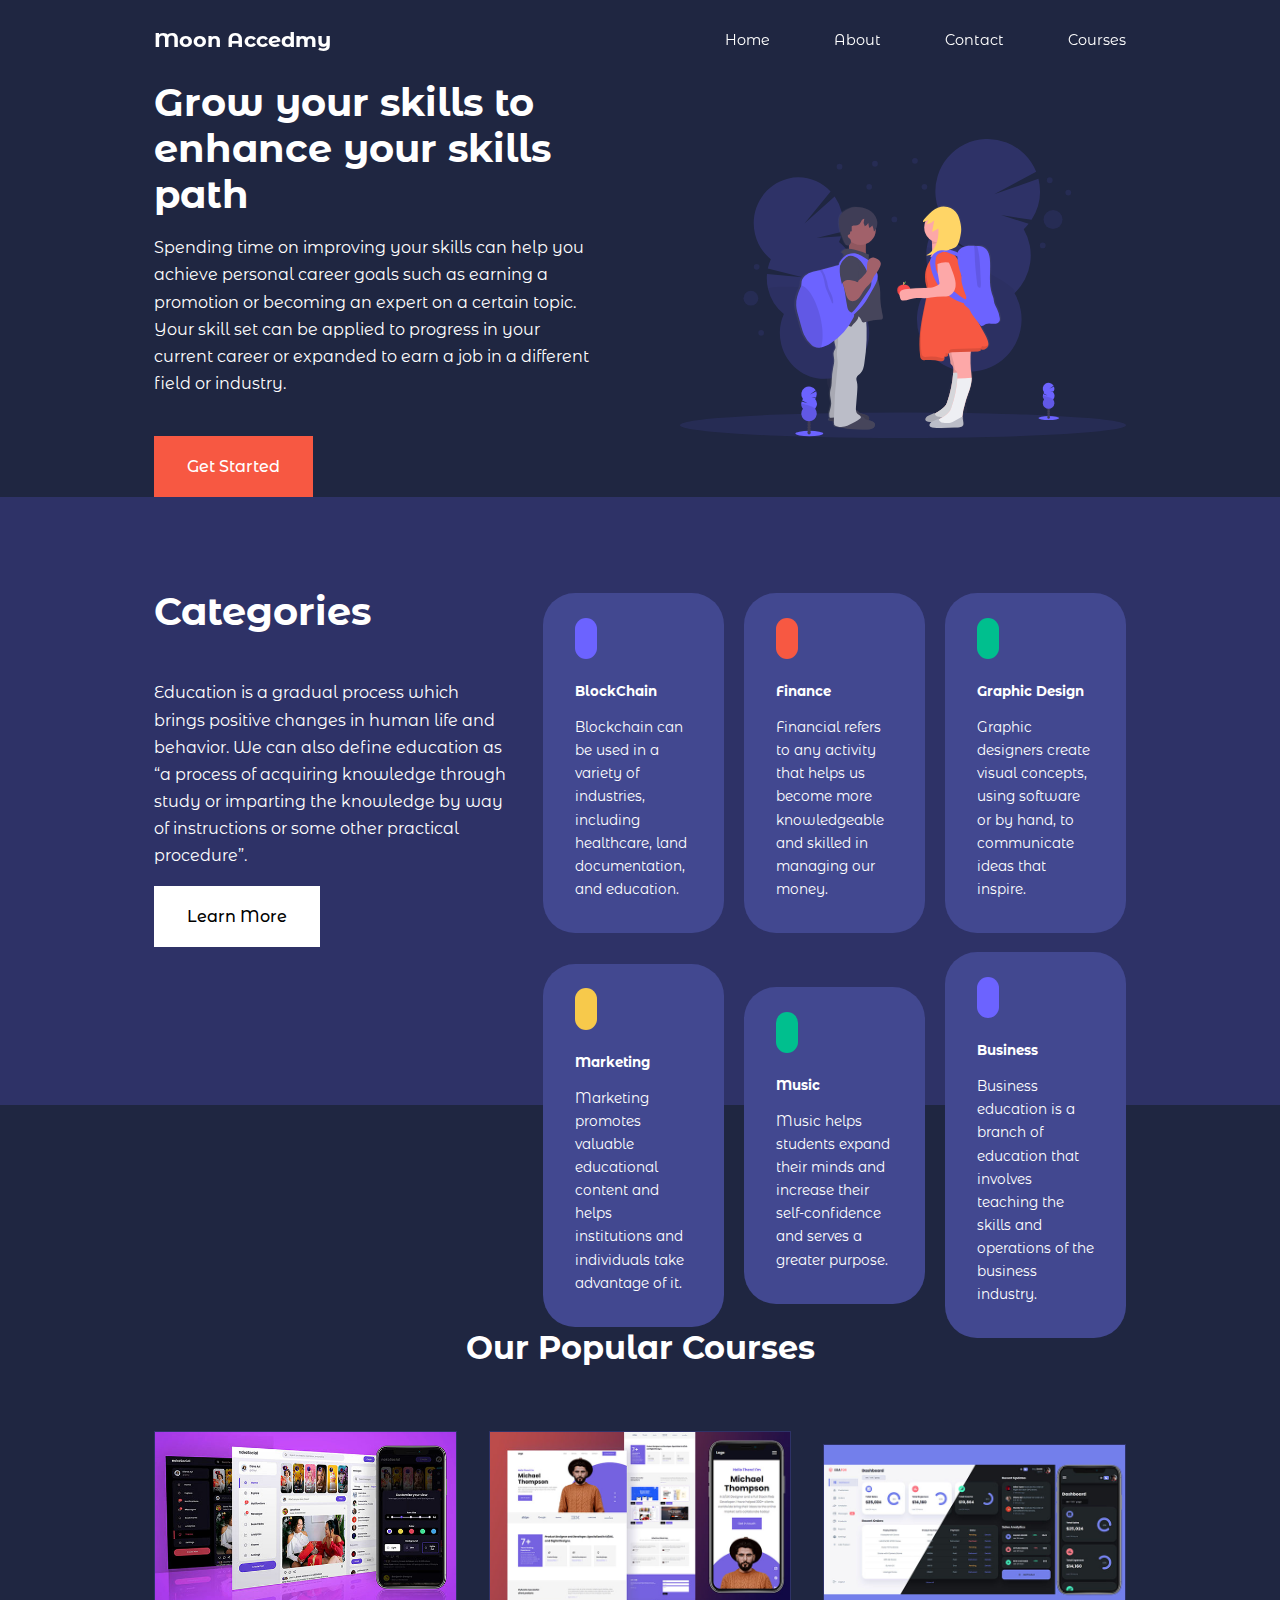
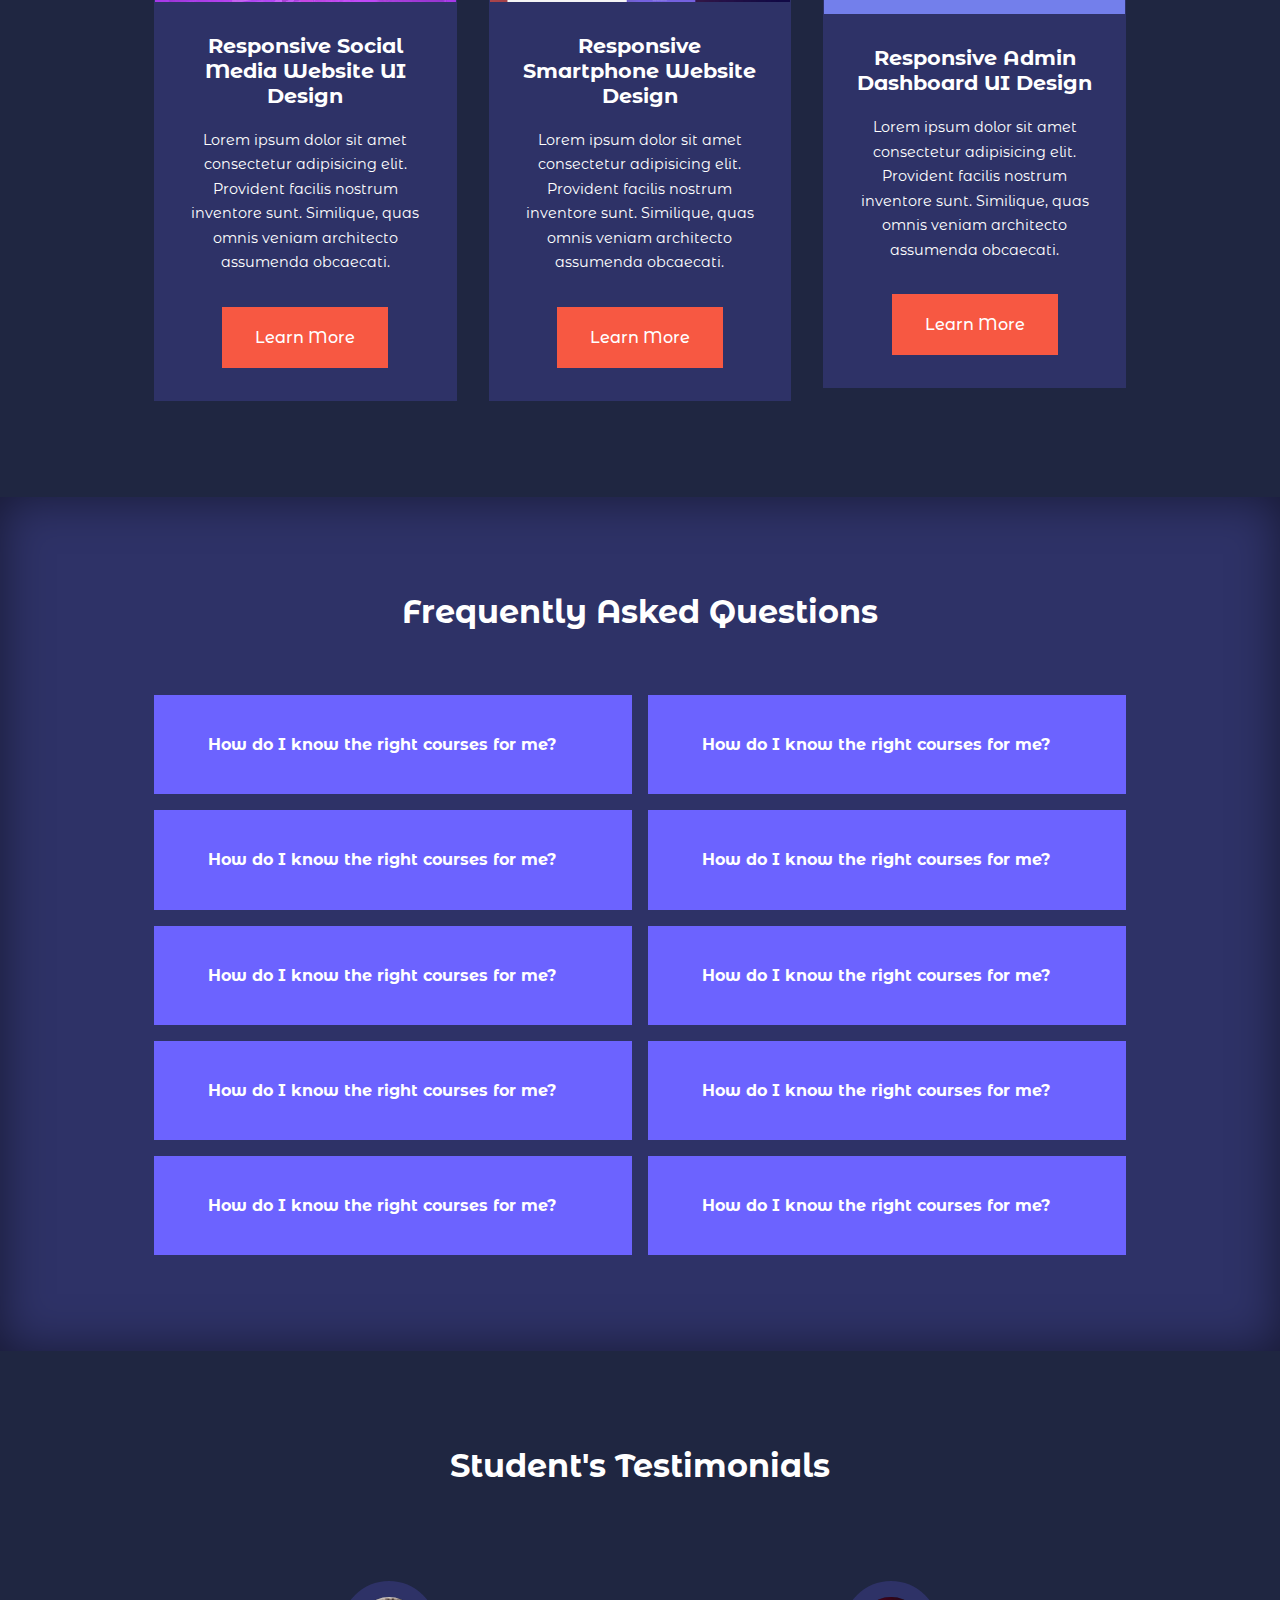
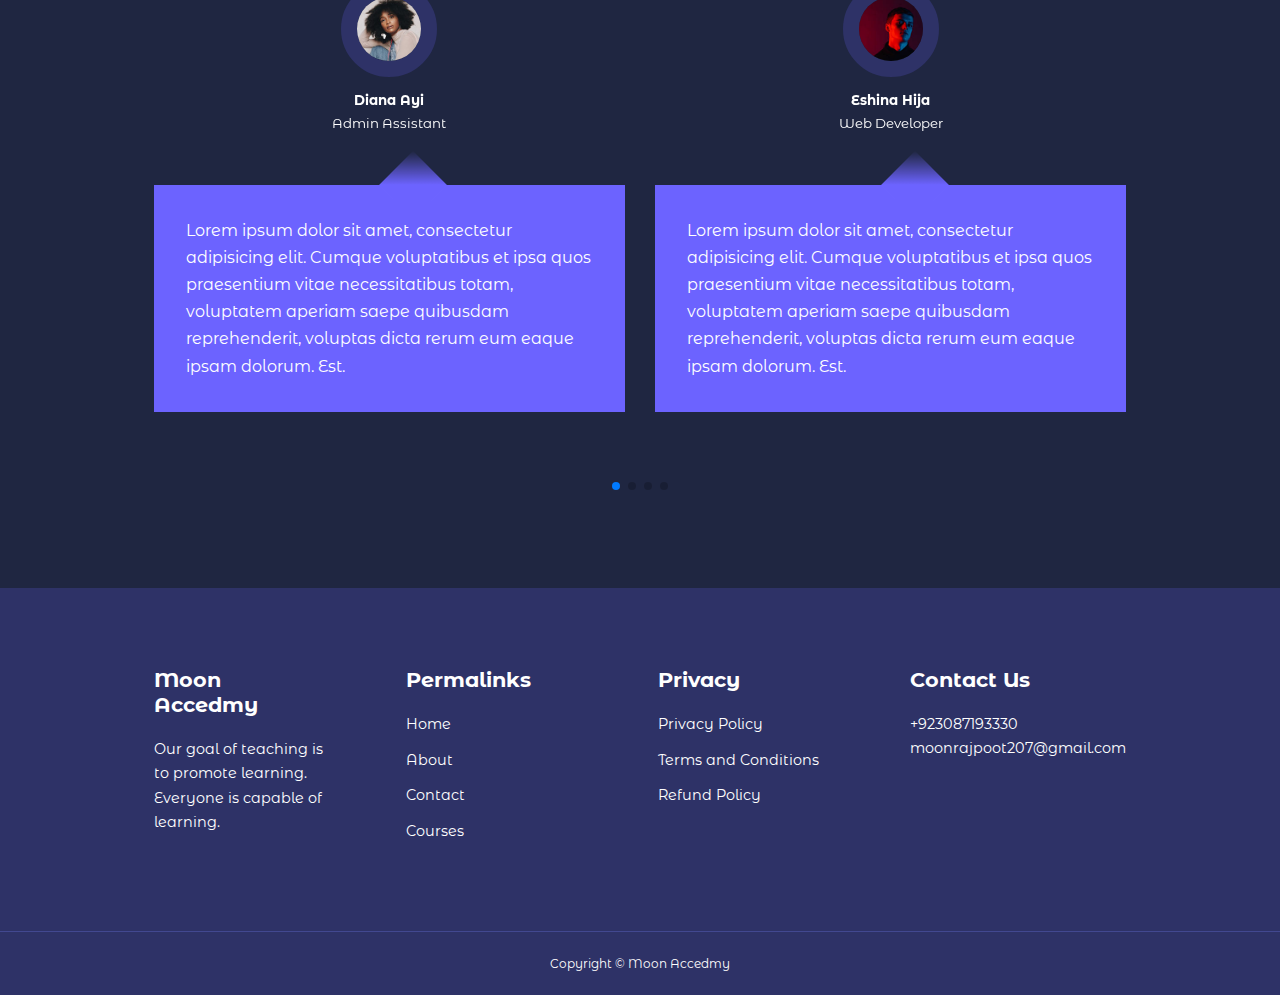
<file: index.html>
<!DOCTYPE html>
<html lang="en">
<head>
    <meta charset="UTF-8">
    <meta http-equiv="X-UA-Compatible" content="IE=edge">
    <meta name="viewport" content="width=device-width, initial-scale=1.0">
    <title>Education Website</title>
    <link rel="icon" type="image/x-icon" href="./assets/images/logo_favicon.jpg">
    <link rel="stylesheet" href="./assets/css/index.css">
    <!-- Iconscout CDN Link -->
    <link rel="stylesheet" href="https://unicons.iconscout.com/release/v4.0.0/css/line.css"> 

    <!-- Google fonts MONTSERRAT -->
    <link rel="preconnect" href="https://fonts.googleapis.com">
<link rel="preconnect" href="https://fonts.gstatic.com" crossorigin>
<link href="https://fonts.googleapis.com/css2?family=Montserrat+Alternates:wght@300;400;500;600;700;800;900&display=swap" rel="stylesheet">

<!-- SWIPER JS CDN -->
<link
  rel="stylesheet"
  href="https://cdn.jsdelivr.net/npm/swiper@8/swiper-bundle.min.css"
/>
</head>
<body>
    <!-- =============== NAVBAR START =============== -->
    <nav>
        <div class="container nav__container">
            <a href="./index.html"><h4>Moon Accedmy</h4></a>
            <ul class="nav__menu">
                <li><a href="./index.html">Home</a></li>
                <li><a href="./about.html">About</a></li>
                <li><a href="./contact.html">Contact</a></li>
                <li><a href="./courses.html">Courses</a></li>
            </ul>
            <button id="open-menu-btn"><i class="uil uil-bars"></i></button>
            <button id="close-menu-btn"><i class="uil uil-multiply"></i></button>
        </div>
    </nav>
    <!-- =============== NAVBAR END =============== -->

    <!-- =============== HEADER START =============== -->
    <header>
        <div class="container header__container">
            <div class="header__left">
                <h1>Grow your skills to enhance your skills path</h1>
                <p>Spending time on improving your skills can help you achieve personal career goals such as earning a promotion or becoming an expert on a certain topic. Your skill set can be applied to progress in your current career or expanded to earn a job in a different field or industry.</p>
                <a href="./courses.html" class="btn btn-primary">Get Started</a>
            </div>
            <div class="header__right">
                <div class="header__right-img">
                    <img src="./assets/images/header.svg">
                </div>
            </div>
        </div>
    </header>
    <!-- =============== HEADER END =============== -->

    <!-- =============== CATEGORIES START =============== -->
    <section class="categories">
        <div class="container categories__container">
            <div class="categories__left">
                <h1>Categories</h1>
                <p>Education is a gradual process which brings positive changes in human life and behavior. We can also define education as “a process of acquiring knowledge through study or imparting the knowledge by way of instructions or some other practical procedure”.</p>
                <a href="#" class="btn">Learn More</a>
            </div>
            <div class="categories__right">
                <article class="category">
                    <span class="category__icon"><i class="uil uil-bitcoin-circle"></i></span>
                    <h5>BlockChain</h5>
                    <p>Blockchain can be used in a variety of industries, including healthcare, land documentation, and education.</p>
                </article>
                <article class="category">
                    <span class="category__icon"><i class="uil uil-usd-circle"></i></span>
                    <h5>Finance</h5>
                    <p>Financial refers to any activity that helps us become more knowledgeable and skilled in managing our money.</p>
                </article>
                <article class="category">
                    <span class="category__icon"><i class="uil uil-palette"></i></span>
                    <h5>Graphic Design</h5>
                    <p>Graphic designers create visual concepts, using software or by hand, to communicate ideas that inspire.</p>
                </article>
                <article class="category">
                    <span class="category__icon"><i class="uil uil-megaphone"></i></span>
                    <h5>Marketing</h5>
                    <p>Marketing promotes valuable educational content and helps institutions and individuals take advantage of it.</p>
                </article>
                <article class="category">
                    <span class="category__icon"><i class="uil uil-music"></i></span>
                    <h5>Music</h5>
                    <p>Music helps students expand their minds and increase their self-confidence and serves a greater purpose.</p>
                </article>
                <article class="category">
                    <span class="category__icon"><i class="uil uil-puzzle-piece"></i></span>
                    <h5>Business</h5>
                    <p>Business education is a branch of education that involves teaching the skills and operations of the business industry.</p>
                </article>
            </div>
        </div>
    </section>
    <!-- =============== CATEGORIES END =============== -->

    <!-- =============== COURSES START =============== -->
    <section class="courses">
        <h2>Our Popular Courses</h2>
        <div class="container courses__container">
            <article class="course">
                <div class="course__image">
                    <img src="./assets/images/course1.jpg"> 
                </div>
                <div class="course__info">
                    <h4>Responsive Social Media Website UI Design</h4>
                    <p>Lorem ipsum dolor sit amet consectetur adipisicing elit. Provident facilis nostrum inventore sunt. Similique, quas omnis veniam architecto assumenda obcaecati.</p>
                    <a href="./courses.html" class="btn btn-primary">Learn More</a>
                </div>
            </article>
            <article class="course">
                <div class="course__image">
                    <img src="./assets/images/course2.jpg"> 
                </div>
                <div class="course__info">
                    <h4>Responsive Smartphone Website Design</h4>
                    <p>Lorem ipsum dolor sit amet consectetur adipisicing elit. Provident facilis nostrum inventore sunt. Similique, quas omnis veniam architecto assumenda obcaecati.</p>
                    <a href="./courses.html" class="btn btn-primary">Learn More</a>
                </div>
            </article>
            <article class="course">
                <div class="course__image">
                    <img src="./assets/images/course3.jpg"> 
                </div>
                <div class="course__info">
                    <h4>Responsive Admin Dashboard UI Design</h4>
                    <p>Lorem ipsum dolor sit amet consectetur adipisicing elit. Provident facilis nostrum inventore sunt. Similique, quas omnis veniam architecto assumenda obcaecati.</p>
                    <a href="./courses.html" class="btn btn-primary">Learn More</a>
                </div>
            </article>
        </div>
    </section>
    <!-- =============== COURSES END =============== -->

    <!-- =============== FAQS START =============== -->
    <section class="faqs">
        <h2>Frequently Asked Questions</h2>
        <div class="container faqs__container">
            <article class="faq">
                <div class="faq__icon">
                    <i class="uil uil-plus"></i>
                </div>
                <div class="question__answer">
                    <h4>How do I know the right courses for me?</h4>
                    <p>Identify which category you fall under. Ask yourself why you want to study. Decide on what career you want. Study Destination. Mode of study. Identify the most important factors you are considering. Research. Narrow down your options.</p>
                </div>
            </article>
            <article class="faq">
                <div class="faq__icon">
                    <i class="uil uil-plus"></i>
                </div>
                <div class="question__answer">
                    <h4>How do I know the right courses for me?</h4>
                    <p>Identify which category you fall under. Ask yourself why you want to study. Decide on what career you want. Study Destination. Mode of study. Identify the most important factors you are considering. Research. Narrow down your options.</p>
                </div>
            </article>
            <article class="faq">
                <div class="faq__icon">
                    <i class="uil uil-plus"></i>
                </div>
                <div class="question__answer">
                    <h4>How do I know the right courses for me?</h4>
                    <p>Identify which category you fall under. Ask yourself why you want to study. Decide on what career you want. Study Destination. Mode of study. Identify the most important factors you are considering. Research. Narrow down your options.</p>
                </div>
            </article>
            <article class="faq">
                <div class="faq__icon">
                    <i class="uil uil-plus"></i>
                </div>
                <div class="question__answer">
                    <h4>How do I know the right courses for me?</h4>
                    <p>Identify which category you fall under. Ask yourself why you want to study. Decide on what career you want. Study Destination. Mode of study. Identify the most important factors you are considering. Research. Narrow down your options.</p>
                </div>
            </article>
            <article class="faq">
                <div class="faq__icon">
                    <i class="uil uil-plus"></i>
                </div>
                <div class="question__answer">
                    <h4>How do I know the right courses for me?</h4>
                    <p>Identify which category you fall under. Ask yourself why you want to study. Decide on what career you want. Study Destination. Mode of study. Identify the most important factors you are considering. Research. Narrow down your options.</p>
                </div>
            </article>
            <article class="faq">
                <div class="faq__icon">
                    <i class="uil uil-plus"></i>
                </div>
                <div class="question__answer">
                    <h4>How do I know the right courses for me?</h4>
                    <p>Identify which category you fall under. Ask yourself why you want to study. Decide on what career you want. Study Destination. Mode of study. Identify the most important factors you are considering. Research. Narrow down your options.</p>
                </div>
            </article>
            <article class="faq">
                <div class="faq__icon">
                    <i class="uil uil-plus"></i>
                </div>
                <div class="question__answer">
                    <h4>How do I know the right courses for me?</h4>
                    <p>Identify which category you fall under. Ask yourself why you want to study. Decide on what career you want. Study Destination. Mode of study. Identify the most important factors you are considering. Research. Narrow down your options.</p>
                </div>
            </article>
            <article class="faq">
                <div class="faq__icon">
                    <i class="uil uil-plus"></i>
                </div>
                <div class="question__answer">
                    <h4>How do I know the right courses for me?</h4>
                    <p>Identify which category you fall under. Ask yourself why you want to study. Decide on what career you want. Study Destination. Mode of study. Identify the most important factors you are considering. Research. Narrow down your options.</p>
                </div>
            </article>
            <article class="faq">
                <div class="faq__icon">
                    <i class="uil uil-plus"></i>
                </div>
                <div class="question__answer">
                    <h4>How do I know the right courses for me?</h4>
                    <p>Identify which category you fall under. Ask yourself why you want to study. Decide on what career you want. Study Destination. Mode of study. Identify the most important factors you are considering. Research. Narrow down your options.</p>
                </div>
            </article>
            <article class="faq">
                <div class="faq__icon">
                    <i class="uil uil-plus"></i>
                </div>
                <div class="question__answer">
                    <h4>How do I know the right courses for me?</h4>
                    <p>Identify which category you fall under. Ask yourself why you want to study. Decide on what career you want. Study Destination. Mode of study. Identify the most important factors you are considering. Research. Narrow down your options.</p>
                </div>
            </article>
        </div>
    </section>
    <!-- =============== FAQS END =============== -->

    <!-- =============== TESTIMONIALS START =============== -->
    <section class="container testimonials__container mySwiper">
        <h2>Student's Testimonials</h2>
        <div class="swiper-wrapper">
            <article class="testimonial swiper-slide">
                <div class="avatar">
                    <img src="./assets/images/avatar1.jpg">
                </div>
                <div class="testimonial__info">
                    <h5>Diana Ayi</h5>
                    <small>Admin Assistant</small>
                </div>
                <div class="testimonial__body">
                    <p>Lorem ipsum dolor sit amet, consectetur adipisicing elit. Cumque voluptatibus et ipsa quos praesentium vitae necessitatibus totam, voluptatem aperiam saepe quibusdam reprehenderit, voluptas dicta rerum eum eaque ipsam dolorum. Est.</p>
                </div>
            </article>
            <article class="testimonial swiper-slide">
                <div class="avatar">
                    <img src="./assets/images/avatar2.jpg">
                </div>
                <div class="testimonial__info">
                    <h5>Eshina Hija</h5>
                    <small>Web Developer</small>
                </div>
                <div class="testimonial__body">
                    <p>Lorem ipsum dolor sit amet, consectetur adipisicing elit. Cumque voluptatibus et ipsa quos praesentium vitae necessitatibus totam, voluptatem aperiam saepe quibusdam reprehenderit, voluptas dicta rerum eum eaque ipsam dolorum. Est.</p>
                </div>
            </article>
            <article class="testimonial swiper-slide">
                <div class="avatar">
                    <img src="./assets/images/avatar3.jpg">
                </div>
                <div class="testimonial__info">
                    <h5>Hala Ishaqa</h5>
                    <small>Graphic Designer</small>
                </div>
                <div class="testimonial__body">
                    <p>Lorem ipsum dolor sit amet, consectetur adipisicing elit. Cumque voluptatibus et ipsa quos praesentium vitae necessitatibus totam, voluptatem aperiam saepe quibusdam reprehenderit, voluptas dicta rerum eum eaque ipsam dolorum. Est.</p>
                </div>
            </article>
            <article class="testimonial swiper-slide">
                <div class="avatar">
                    <img src="./assets/images/avatar4.jpg">
                </div>
                <div class="testimonial__info">
                    <h5>Haseena Kiaran</h5>
                    <small>Product Coordinater</small>
                </div>
                <div class="testimonial__body">
                    <p>Lorem ipsum dolor sit amet, consectetur adipisicing elit. Cumque voluptatibus et ipsa quos praesentium vitae necessitatibus totam, voluptatem aperiam saepe quibusdam reprehenderit, voluptas dicta rerum eum eaque ipsam dolorum. Est.</p>
                </div>
            </article>
            <article class="testimonial swiper-slide">
                <div class="avatar">
                    <img src="./assets/images/avatar5.jpg">
                </div>
                <div class="testimonial__info">
                    <h5>Laiqa Taila</h5>
                    <small>HR Manager</small>
                </div>
                <div class="testimonial__body">
                    <p>Lorem ipsum dolor sit amet, consectetur adipisicing elit. Cumque voluptatibus et ipsa quos praesentium vitae necessitatibus totam, voluptatem aperiam saepe quibusdam reprehenderit, voluptas dicta rerum eum eaque ipsam dolorum. Est.</p>
                </div>
            </article>
        </div>
        <div class="swiper-pagination"></div>
    </section>
    <!-- =============== TESTIMONIALS END =============== -->

    <!-- =============== FOOTER START =============== -->
    <footer>
        <div class="container footer__container">
            <div class="footer__1">
                <a href="./index.html" class="footer__logo"><h4>Moon Accedmy</h4></a>
                <p>Our goal of teaching is to promote learning. Everyone is capable of learning.</p>
            </div>
            <div class="footer__2">
                <h4>Permalinks</h4>
                    <ul class="privacy">
                        <li><a href="./index.html">Home</a></li>
                        <li><a href="./about.html">About</a></li>
                        <li><a href="./contact.html">Contact</a></li>
                        <li><a href="./courses.html">Courses</a></li>
                    </ul>
            </div>
            <div class="footer__3">
                <h4>Privacy</h4>
                <ul class="privacy">
                    <li><a href="#">Privacy Policy</a></li>
                    <li><a href="#">Terms and Conditions</a></li>
                    <li><a href="#">Refund Policy</a></li>
                </ul>
            </div>
            <div class="footer__4">
                <h4>Contact Us</h4>
                <div>
                    <p>+923087193330</p>
                    <p>moonrajpoot207@gmail.com</p>
                </div>
                <ul class="footer__socials">
                    <li>
                        <a href="https://facebook.com" target="_blank"><i class="uil uil-facebook-f"></i></a>
                    </li>
                    <li>
                        <a href="https://instagram.com" target="_blank"><i class="uil uil-instagram-alt"></i></a>
                    </li>
                    <li>
                        <a href="https://twitter.com" target="_blank"><i class="uil uil-twitter"></i></a>
                    </li>
                    <li>
                        <a href="https://linkedin.com" target="_blank"><i class="uil uil-linkedin-alt"></i></a>
                    </li>
                </ul>
            </div>
        </div>
        <div class="footer__copyright">
            <small>Copyright &copy; Moon Accedmy</small>
        </div>
    </footer>
    <!-- =============== FOOTER END =============== -->
    <script src="https://cdn.jsdelivr.net/npm/swiper@8/swiper-bundle.min.js"></script>
    <script src="./assets/js/main.js"></script>
    <script>
        var swiper = new Swiper(".mySwiper", {
          slidesPerView: 1,
          spaceBetween: 30,
          pagination: {
            el: ".swiper-pagination",
            clickable: true,
          },
        //   When width is >= 600px
        breakpoints: {
            600: {
                slidesPerView: 2
            }
        }
        });
      </script>
</body>
</html>
</file>
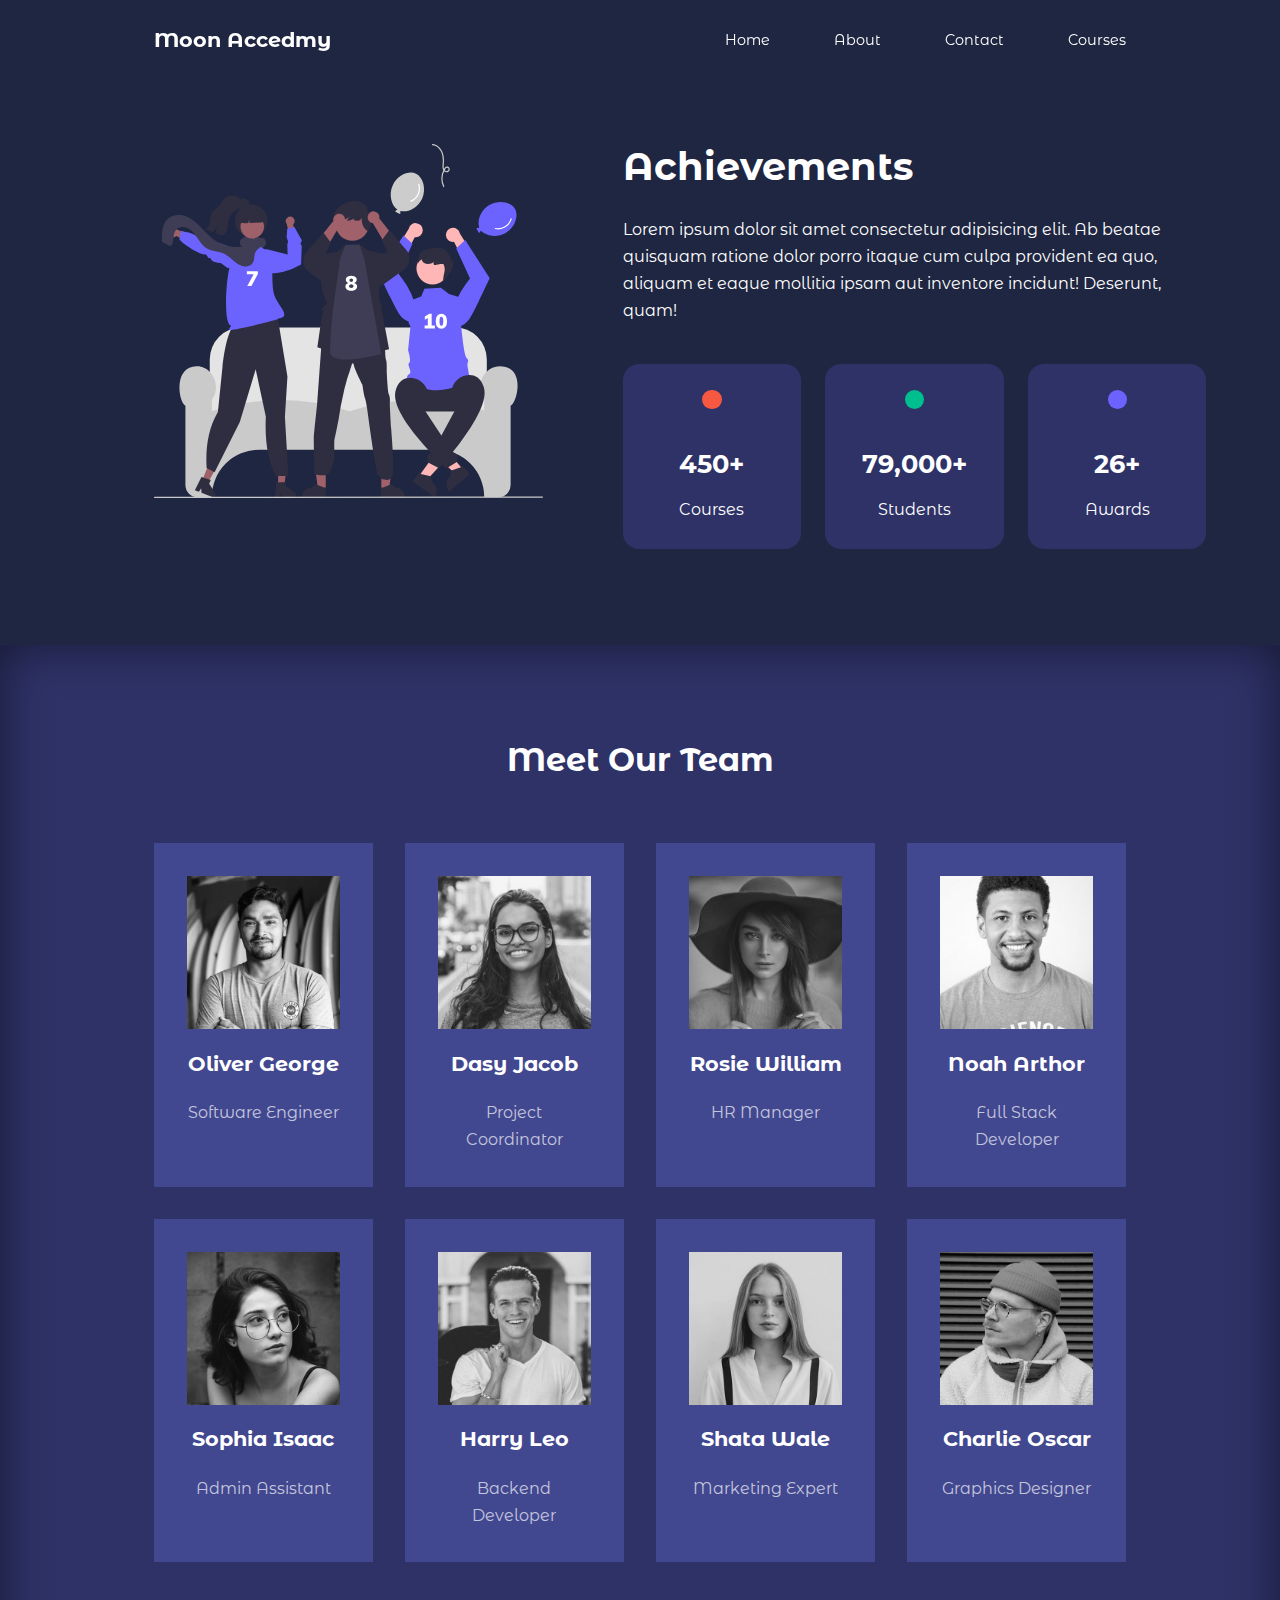
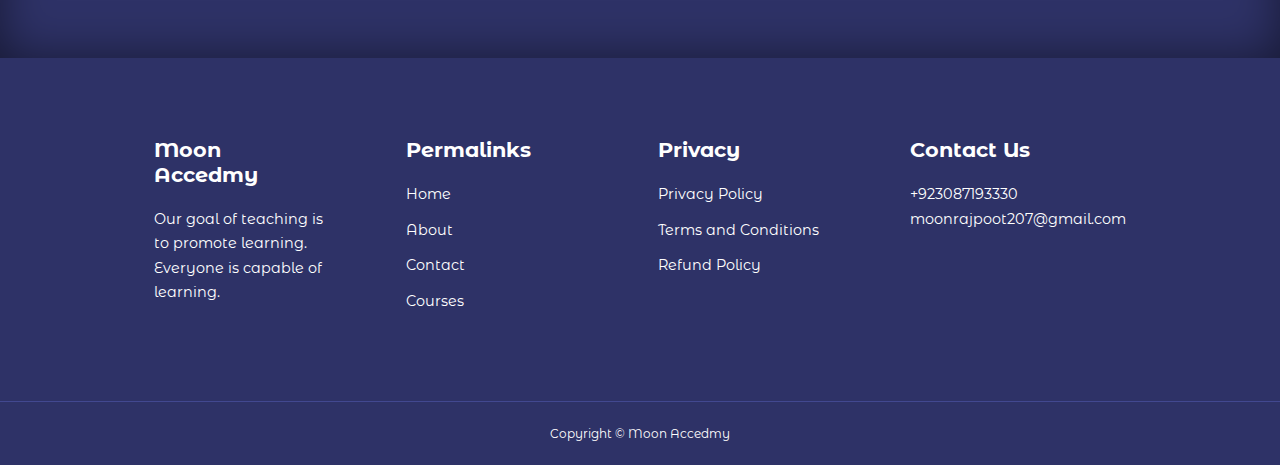
<file: about.html>
<!DOCTYPE html>
<html lang="en">

<head>
    <meta charset="UTF-8">
    <meta http-equiv="X-UA-Compatible" content="IE=edge">
    <meta name="viewport" content="width=device-width, initial-scale=1.0">
    <title>Education Website</title>
    <link rel="icon" type="image/x-icon" href="./assets/images/logo_favicon.jpg">
    <link rel="stylesheet" href="./assets/css/index.css">
    <link rel="stylesheet" href="./assets/css/about.css">
    <!-- Iconscout CDN Link -->
    <link rel="stylesheet" href="https://unicons.iconscout.com/release/v4.0.0/css/line.css">

    <!-- Google fonts MONTSERRAT -->
    <link rel="preconnect" href="https://fonts.googleapis.com">
    <link rel="preconnect" href="https://fonts.gstatic.com" crossorigin>
    <link
        href="https://fonts.googleapis.com/css2?family=Montserrat+Alternates:wght@300;400;500;600;700;800;900&display=swap"
        rel="stylesheet">
</head>

<body>
    <!-- =============== NAVBAR START =============== -->
    <nav>
        <div class="container nav__container">
            <a href="./index.html">
                <h4>Moon Accedmy</h4>
            </a>
            <ul class="nav__menu">
                <li><a href="./index.html">Home</a></li>
                <li><a href="./about.html">About</a></li>
                <li><a href="./contact.html">Contact</a></li>
                <li><a href="./courses.html">Courses</a></li>
            </ul>
            <button id="open-menu-btn"><i class="uil uil-bars"></i></button>
            <button id="close-menu-btn"><i class="uil uil-multiply"></i></button>
        </div>
    </nav>
    <!-- =============== NAVBAR END =============== -->

    <!-- =============== ACHIEVEMENTS START =============== -->
    <section class="about__achievements">
        <div class="container about__achievements-container">
            <div class="about__achievements-left">
                <img src="./assets/images/about achievements.svg">
            </div>
            <div class="about__achievements-right">
                <h1>Achievements</h1>
                <p>Lorem ipsum dolor sit amet consectetur adipisicing elit. Ab beatae quisquam ratione dolor porro itaque cum culpa provident ea quo, aliquam et eaque mollitia ipsam aut inventore incidunt! Deserunt, quam!</p>
                <div class="achievements__cards">
                    <article class="achievement__card">
                        <span class="achievement__icon">
                            <i class="uil uil-video"></i>
                        </span>
                        <h3>450+</h3>
                        <p>Courses</p>
                    </article>

                    <article class="achievement__card">
                        <span class="achievement__icon">
                            <i class="uil uil-users-alt"></i>
                        </span>
                        <h3>79,000+</h3>
                        <p>Students</p>
                    </article>

                    <article class="achievement__card">
                        <span class="achievement__icon">
                            <i class="uil uil-trophy"></i>
                        </span>
                        <h3>26+</h3>
                        <p>Awards</p>
                    </article>
                </div>
            </div>
        </div>
    </section>
    <!-- =============== ACHIEVEMENTS END =============== -->

    <!-- =============== TEAM START =============== -->
    <section class="team">
        <h2>Meet Our Team</h2>
        <div class="container team__container">
            <article class="team__member">
                <div class="team__member-image">
                    <img src="./assets/images/tm1.jpg">
                </div>
                <div class="team__member-info">
                    <h4>Oliver	George</h4>
                    <p>Software Engineer</p>
                </div>
                <div class="team__member-socials">
                    <a href="https://instagram.com" target="_blank"><i class="uil uil-instagram"></i></a>
                    <a href="https://twitter.com" target="_blank"><i class="uil uil-twitter"></i></a>
                    <a href="https://linkedin.com" target="_blank"><i class="uil uil-linkedin"></i></a>
                </div>
            </article>
            <article class="team__member">
                <div class="team__member-image">
                    <img src="./assets/images/tm2.jpg">
                </div>
                <div class="team__member-info">
                    <h4>Dasy Jacob</h4>
                    <p>Project Coordinator</p>
                </div>
                <div class="team__member-socials">
                    <a href="https://instagram.com" target="_blank"><i class="uil uil-instagram"></i></a>
                    <a href="https://twitter.com" target="_blank"><i class="uil uil-twitter"></i></a>
                    <a href="https://linkedin.com" target="_blank"><i class="uil uil-linkedin"></i></a>
                </div>
            </article>
            <article class="team__member">
                <div class="team__member-image">
                    <img src="./assets/images/tm3.jpg">
                </div>
                <div class="team__member-info">
                    <h4>Rosie William</h4>
                    <p>HR Manager</p>
                </div>
                <div class="team__member-socials">
                    <a href="https://instagram.com" target="_blank"><i class="uil uil-instagram"></i></a>
                    <a href="https://twitter.com" target="_blank"><i class="uil uil-twitter"></i></a>
                    <a href="https://linkedin.com" target="_blank"><i class="uil uil-linkedin"></i></a>
                </div>
            </article>
            <article class="team__member">
                <div class="team__member-image">
                    <img src="./assets/images/tm4.jpg">
                </div>
                <div class="team__member-info">
                    <h4>Noah Arthor</h4>
                    <p>Full Stack Developer</p>
                </div>
                <div class="team__member-socials">
                    <a href="https://instagram.com" target="_blank"><i class="uil uil-instagram"></i></a>
                    <a href="https://twitter.com" target="_blank"><i class="uil uil-twitter"></i></a>
                    <a href="https://linkedin.com" target="_blank"><i class="uil uil-linkedin"></i></a>
                </div>
            </article>
            <article class="team__member">
                <div class="team__member-image">
                    <img src="./assets/images/tm5.jpg">
                </div>
                <div class="team__member-info">
                    <h4>Sophia Isaac</h4>
                    <p>Admin Assistant</p>
                </div>
                <div class="team__member-socials">
                    <a href="https://instagram.com" target="_blank"><i class="uil uil-instagram"></i></a>
                    <a href="https://twitter.com" target="_blank"><i class="uil uil-twitter"></i></a>
                    <a href="https://linkedin.com" target="_blank"><i class="uil uil-linkedin"></i></a>
                </div>
            </article>
            <article class="team__member">
                <div class="team__member-image">
                    <img src="./assets/images/tm6.jpg">
                </div>
                <div class="team__member-info">
                    <h4>Harry Leo</h4>
                    <p>Backend Developer</p>
                </div>
                <div class="team__member-socials">
                    <a href="https://instagram.com" target="_blank"><i class="uil uil-instagram"></i></a>
                    <a href="https://twitter.com" target="_blank"><i class="uil uil-twitter"></i></a>
                    <a href="https://linkedin.com" target="_blank"><i class="uil uil-linkedin"></i></a>
                </div>
            </article>
            <article class="team__member">
                <div class="team__member-image">
                    <img src="./assets/images/tm7.jpg">
                </div>
                <div class="team__member-info">
                    <h4>Shata Wale</h4>
                    <p>Marketing Expert</p>
                </div>
                <div class="team__member-socials">
                    <a href="https://instagram.com" target="_blank"><i class="uil uil-instagram"></i></a>
                    <a href="https://twitter.com" target="_blank"><i class="uil uil-twitter"></i></a>
                    <a href="https://linkedin.com" target="_blank"><i class="uil uil-linkedin"></i></a>
                </div>
            </article>
            <article class="team__member">
                <div class="team__member-image">
                    <img src="./assets/images/tm8.jpg">
                </div>
                <div class="team__member-info">
                    <h4>Charlie Oscar</h4>
                    <p>Graphics Designer</p>
                </div>
                <div class="team__member-socials">
                    <a href="https://instagram.com" target="_blank"><i class="uil uil-instagram"></i></a>
                    <a href="https://twitter.com" target="_blank"><i class="uil uil-twitter"></i></a>
                    <a href="https://linkedin.com" target="_blank"><i class="uil uil-linkedin"></i></a>
                </div>
            </article>
        </div>
    </section>
    <!-- =============== TEAM END =============== -->

    <!-- =============== FOOTER START =============== -->
    <footer>
        <div class="container footer__container">
            <div class="footer__1">
                <a href="./index.html" class="footer__logo">
                    <h4>Moon Accedmy</h4>
                </a>
                <p>Our goal of teaching is to promote learning. Everyone is capable of learning.</p>
            </div>
            <div class="footer__2">
                <h4>Permalinks</h4>
                <ul class="privacy">
                    <li><a href="./index.html">Home</a></li>
                    <li><a href="./about.html">About</a></li>
                    <li><a href="./contact.html">Contact</a></li>
                    <li><a href="./courses.html">Courses</a></li>
                </ul>
            </div>
            <div class="footer__3">
                <h4>Privacy</h4>
                <ul class="privacy">
                    <li><a href="#">Privacy Policy</a></li>
                    <li><a href="#">Terms and Conditions</a></li>
                    <li><a href="#">Refund Policy</a></li>
                </ul>
            </div>
            <div class="footer__4">
                <h4>Contact Us</h4>
                <div>
                    <p>+923087193330</p>
                    <p>moonrajpoot207@gmail.com</p>
                </div>
                <ul class="footer__socials">
                    <li>
                        <a href="https://facebook.com" target="_blank"><i class="uil uil-facebook-f"></i></a>
                    </li>
                    <li>
                        <a href="https://instagram.com" target="_blank"><i class="uil uil-instagram-alt"></i></a>
                    </li>
                    <li>
                        <a href="https://twitter.com" target="_blank"><i class="uil uil-twitter"></i></a>
                    </li>
                    <li>
                        <a href="https://linkedin.com" target="_blank"><i class="uil uil-linkedin-alt"></i></a>
                    </li>
                </ul>
            </div>
        </div>
        <div class="footer__copyright">
            <small>Copyright &copy; Moon Accedmy</small>
        </div>
    </footer>
    <!-- =============== FOOTER END =============== -->
    <script src="./assets/js/main.js"></script>
</body>

</html>
</file>
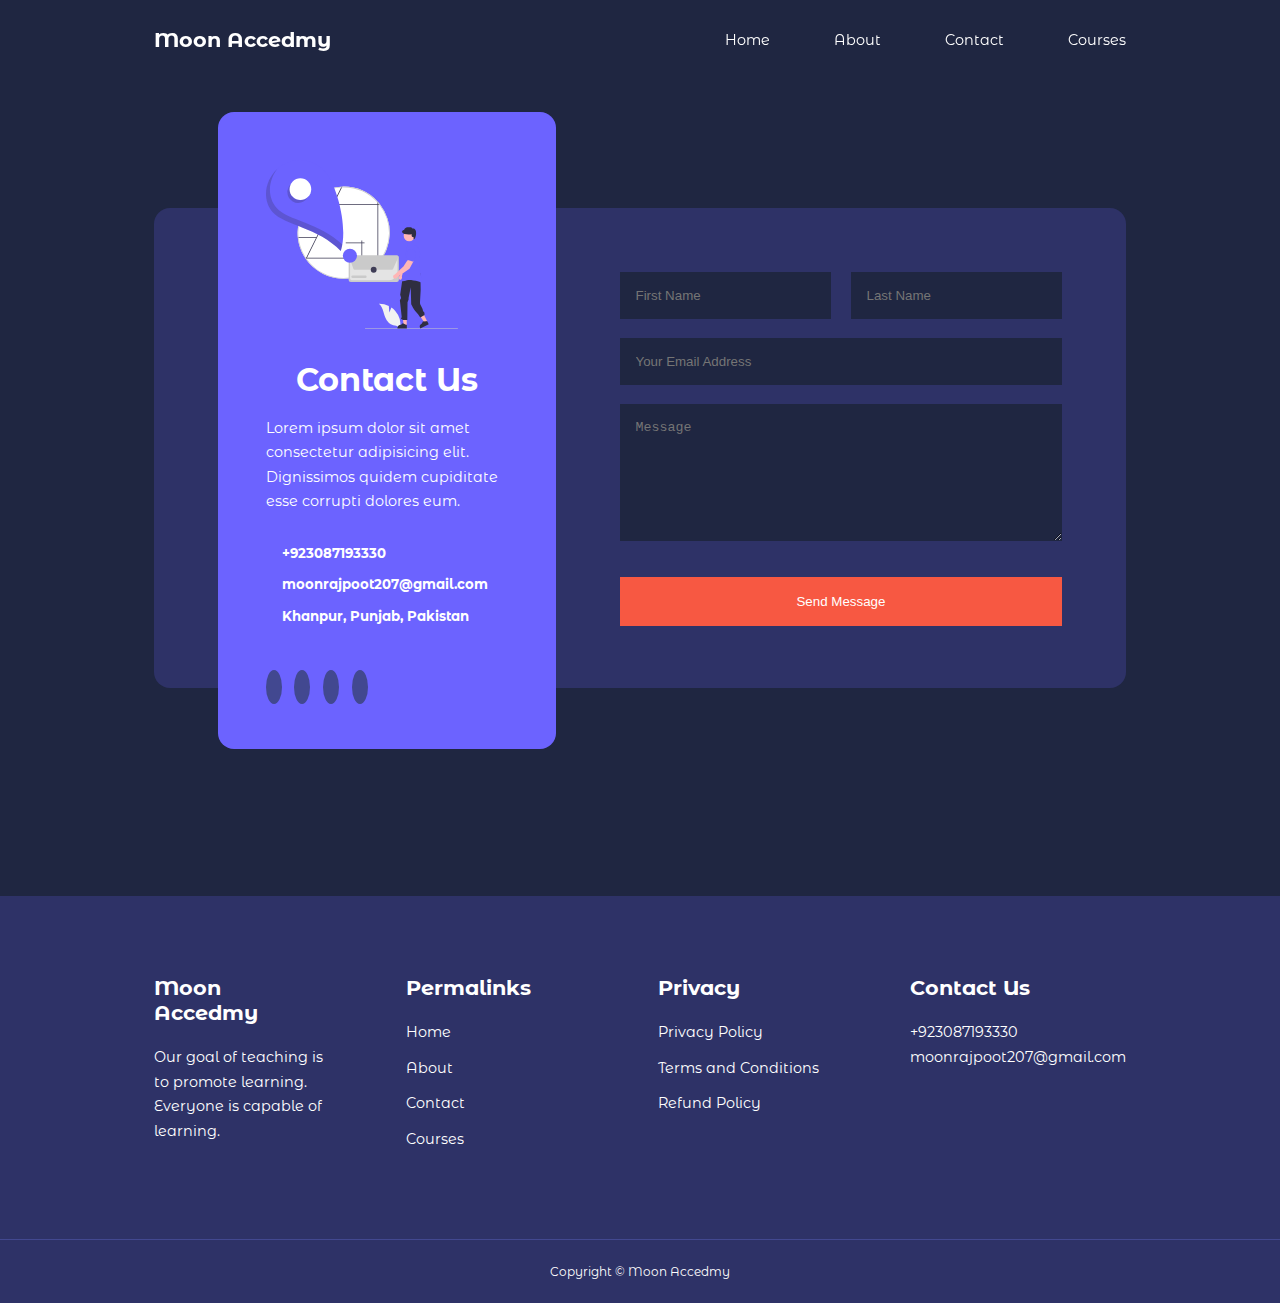
<file: contact.html>
<!DOCTYPE html>
<html lang="en">
  <head>
    <meta charset="UTF-8" />
    <meta http-equiv="X-UA-Compatible" content="IE=edge" />
    <meta name="viewport" content="width=device-width, initial-scale=1.0" />
    <title>Education Website</title>
    <link rel="icon" type="image/x-icon" href="./assets/images/logo_favicon.jpg">
    <link rel="stylesheet" href="./assets/css/index.css" />
    <link rel="stylesheet" href="./assets/css/contact.css" />
    <!-- Iconscout CDN Link -->
    <link
      rel="stylesheet"
      href="https://unicons.iconscout.com/release/v4.0.0/css/line.css"
    />

    <!-- Google fonts MONTSERRAT -->
    <link rel="preconnect" href="https://fonts.googleapis.com" />
    <link rel="preconnect" href="https://fonts.gstatic.com" crossorigin />
    <link
      href="https://fonts.googleapis.com/css2?family=Montserrat+Alternates:wght@300;400;500;600;700;800;900&display=swap"
      rel="stylesheet"
    />
  </head>

  <body>
    <!-- =============== NAVBAR START =============== -->
    <nav>
      <div class="container nav__container">
        <a href="./index.html">
          <h4>Moon Accedmy</h4>
        </a>
        <ul class="nav__menu">
          <li><a href="./index.html">Home</a></li>
          <li><a href="./about.html">About</a></li>
          <li><a href="./contact.html">Contact</a></li>
          <li><a href="./courses.html">Courses</a></li>
        </ul>
        <button id="open-menu-btn"><i class="uil uil-bars"></i></button>
        <button id="close-menu-btn"><i class="uil uil-multiply"></i></button>
      </div>
    </nav>
    <!-- =============== NAVBAR END =============== -->

    <!-- =============== CONTACT START =============== -->
    <section class="contact">
        <div class="container contact__container">
            <aside class="contact__aside">
                <div class="aside__image">
                    <img src="./assets/images/contact.svg">
                </div>
                <h2>Contact Us</h2>
                <p>Lorem ipsum dolor sit amet consectetur adipisicing elit. Dignissimos quidem cupiditate esse corrupti dolores eum.</p>
                <ul class="contact__details">
                    <li>
                        <i class="uil uil-phone-times"></i>
                        <h5>+923087193330</h5>
                    </li>
                    <li>
                        <i class="uil uil-envelope"></i>
                        <h5>moonrajpoot207@gmail.com</h5>
                    </li>
                    <li>
                        <i class="uil uil-location-point"></i>
                        <h5>Khanpur, Punjab, Pakistan</h5>
                    </li>
                </ul>
                <ul class="contact__socials">
                    <li><a href="https://facebook.com" target="_blank"><i class="uil uil-facebook-f"></i></a></li>
                    <li><a href="https://instagram.com" target="_blank"><i class="uil uil-instagram"></i></a></li>
                    <li><a href="https://twitter.com" target="_blank"><i class="uil uil-twitter"></i></a></li>
                    <li><a href="https://linkedin.com" target="_blank"><i class="uil uil-linkedin-alt"></i></a></li>
                </ul>
            </aside>
            <form action="https://formspree.io/f/mnqrrkwa" method="POST" class="contact__form">
              <div class="form__name">
                <input type="text" name="First Name" placeholder="First Name" required>
                <input type="text" name="Last Name" placeholder="Last Name" required>
              </div>
              <input type="email" name="Email Address" placeholder="Your Email Address" required>
              <textarea name="Message" rows="7" placeholder="Message" required></textarea>
              <button type="submit" class="btn btn-primary">Send Message</button>
            </form>
        </div>
    </section>
    <!-- =============== CONTACT END =============== -->

    <!-- =============== FOOTER START =============== -->
    <footer>
      <div class="container footer__container">
          <div class="footer__1">
              <a href="./index.html" class="footer__logo"><h4>Moon Accedmy</h4></a>
              <p>Our goal of teaching is to promote learning. Everyone is capable of learning.</p>
          </div>
          <div class="footer__2">
              <h4>Permalinks</h4>
                  <ul class="privacy">
                      <li><a href="./index.html">Home</a></li>
                      <li><a href="./about.html">About</a></li>
                      <li><a href="./contact.html">Contact</a></li>
                      <li><a href="./courses.html">Courses</a></li>
                  </ul>
          </div>
          <div class="footer__3">
              <h4>Privacy</h4>
              <ul class="privacy">
                  <li><a href="#">Privacy Policy</a></li>
                  <li><a href="#">Terms and Conditions</a></li>
                  <li><a href="#">Refund Policy</a></li>
              </ul>
          </div>
          <div class="footer__4">
              <h4>Contact Us</h4>
              <div>
                  <p>+923087193330</p>
                  <p>moonrajpoot207@gmail.com</p>
              </div>
              <ul class="footer__socials">
                  <li>
                      <a href="https://facebook.com" target="_blank"><i class="uil uil-facebook-f"></i></a>
                  </li>
                  <li>
                      <a href="https://instagram.com" target="_blank"><i class="uil uil-instagram-alt"></i></a>
                  </li>
                  <li>
                      <a href="https://twitter.com" target="_blank"><i class="uil uil-twitter"></i></a>
                  </li>
                  <li>
                      <a href="https://linkedin.com" target="_blank"><i class="uil uil-linkedin-alt"></i></a>
                  </li>
              </ul>
          </div>
      </div>
      <div class="footer__copyright">
          <small>Copyright &copy; Moon Accedmy</small>
      </div>
  </footer>
    <!-- =============== FOOTER END =============== -->
    <script src="./assets/js/main.js"></script>
  </body>
</html>
</file>
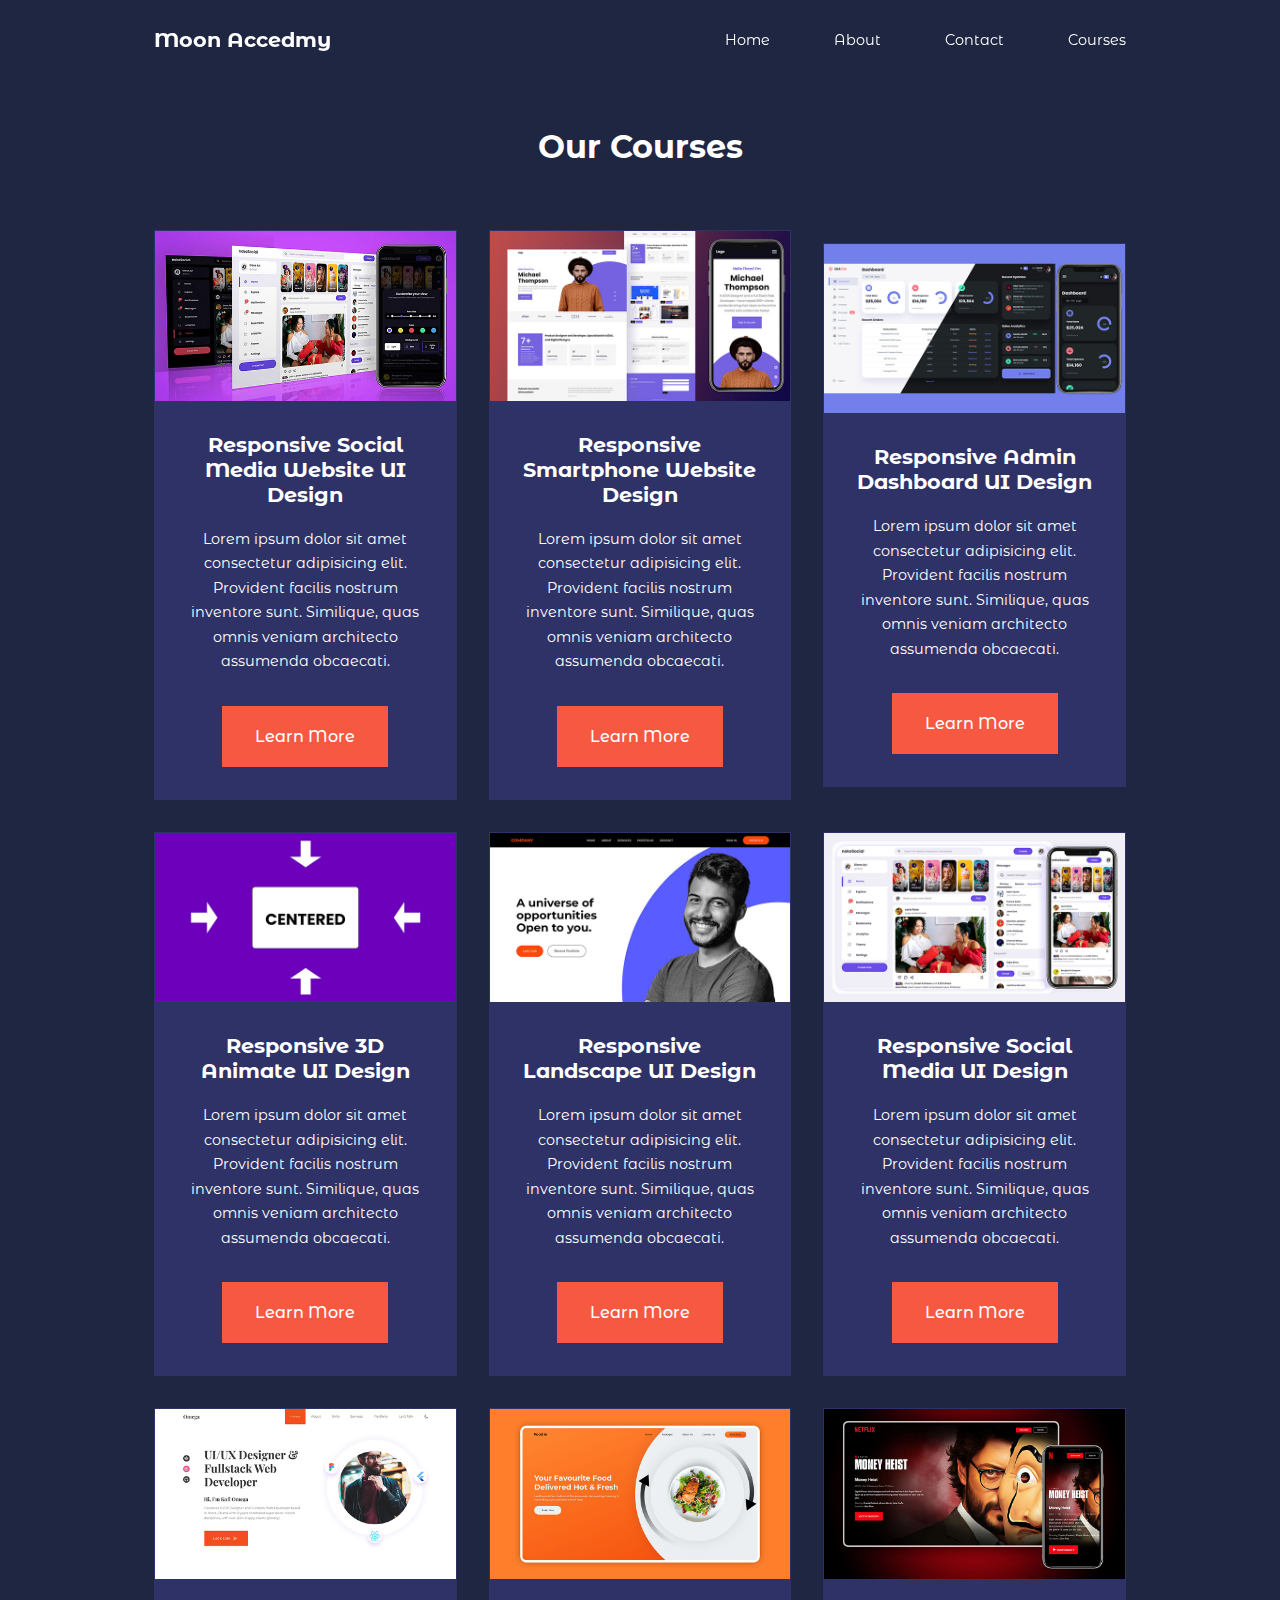
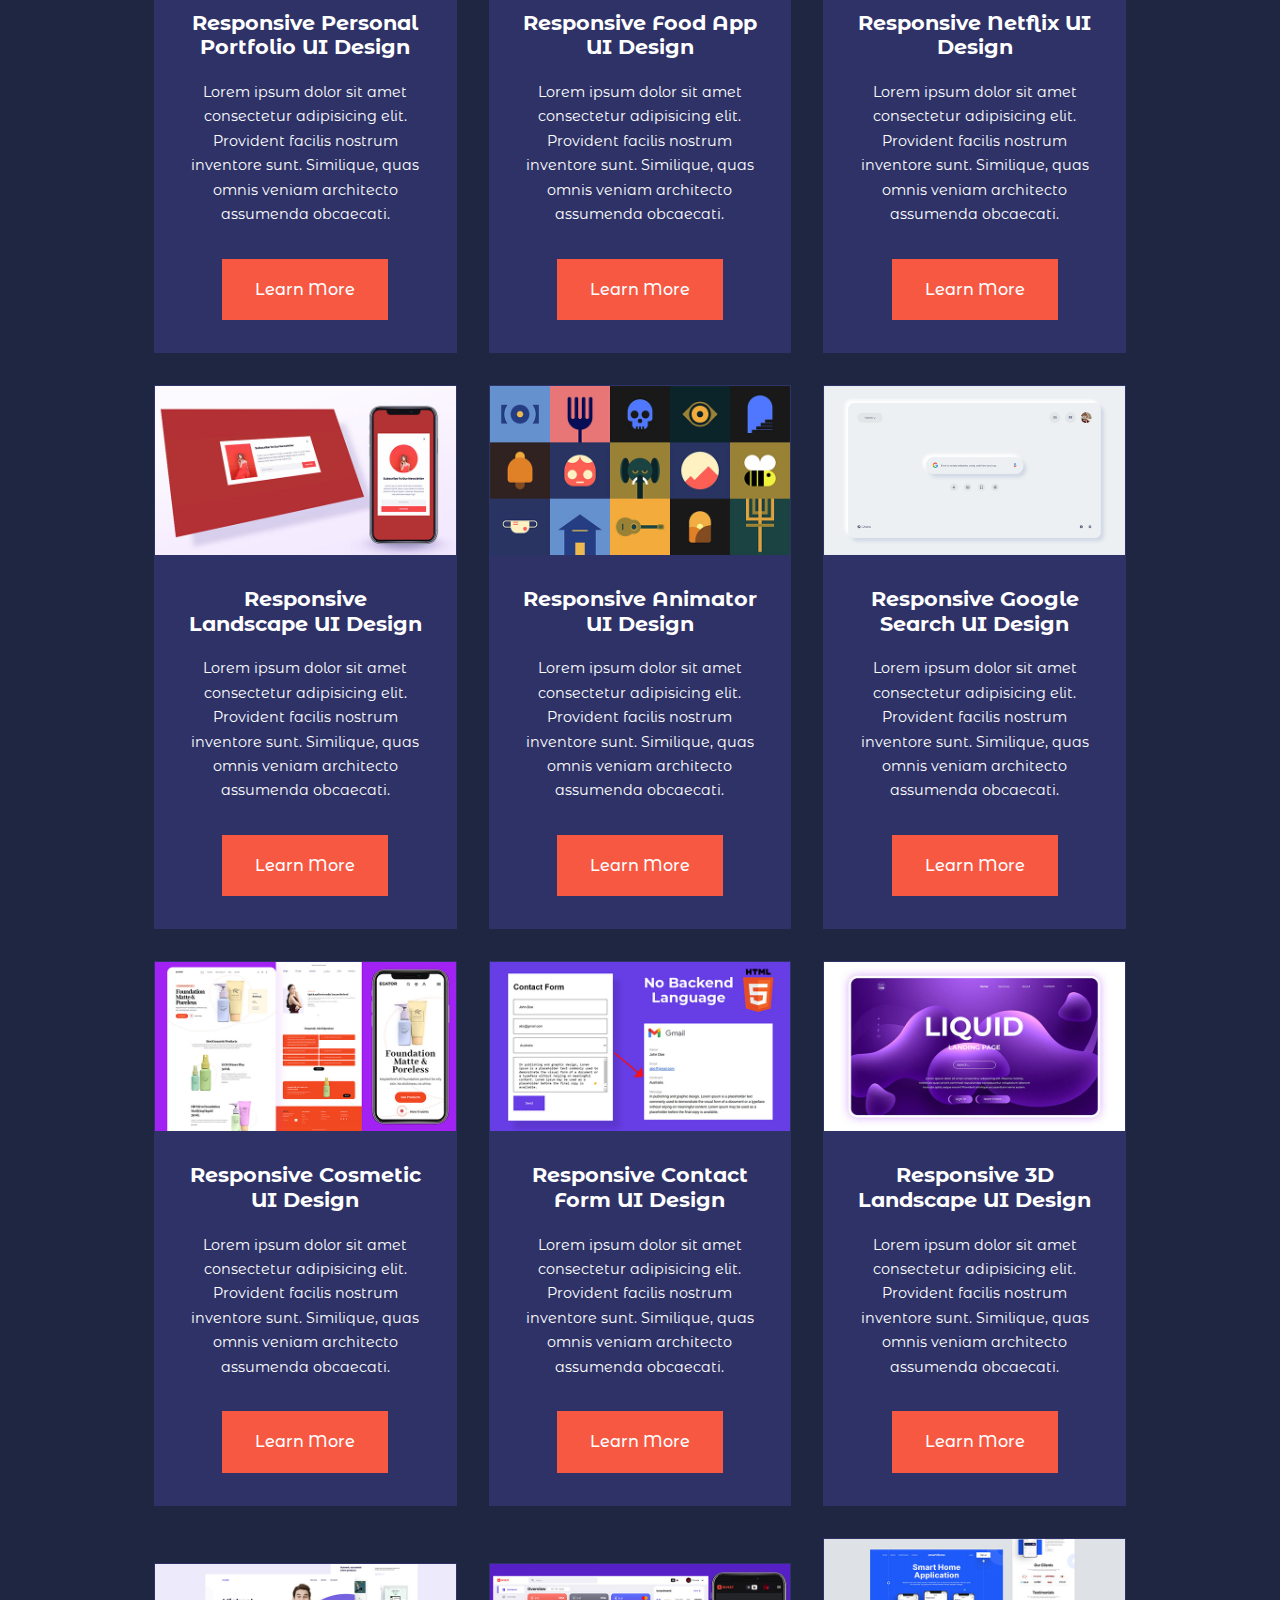
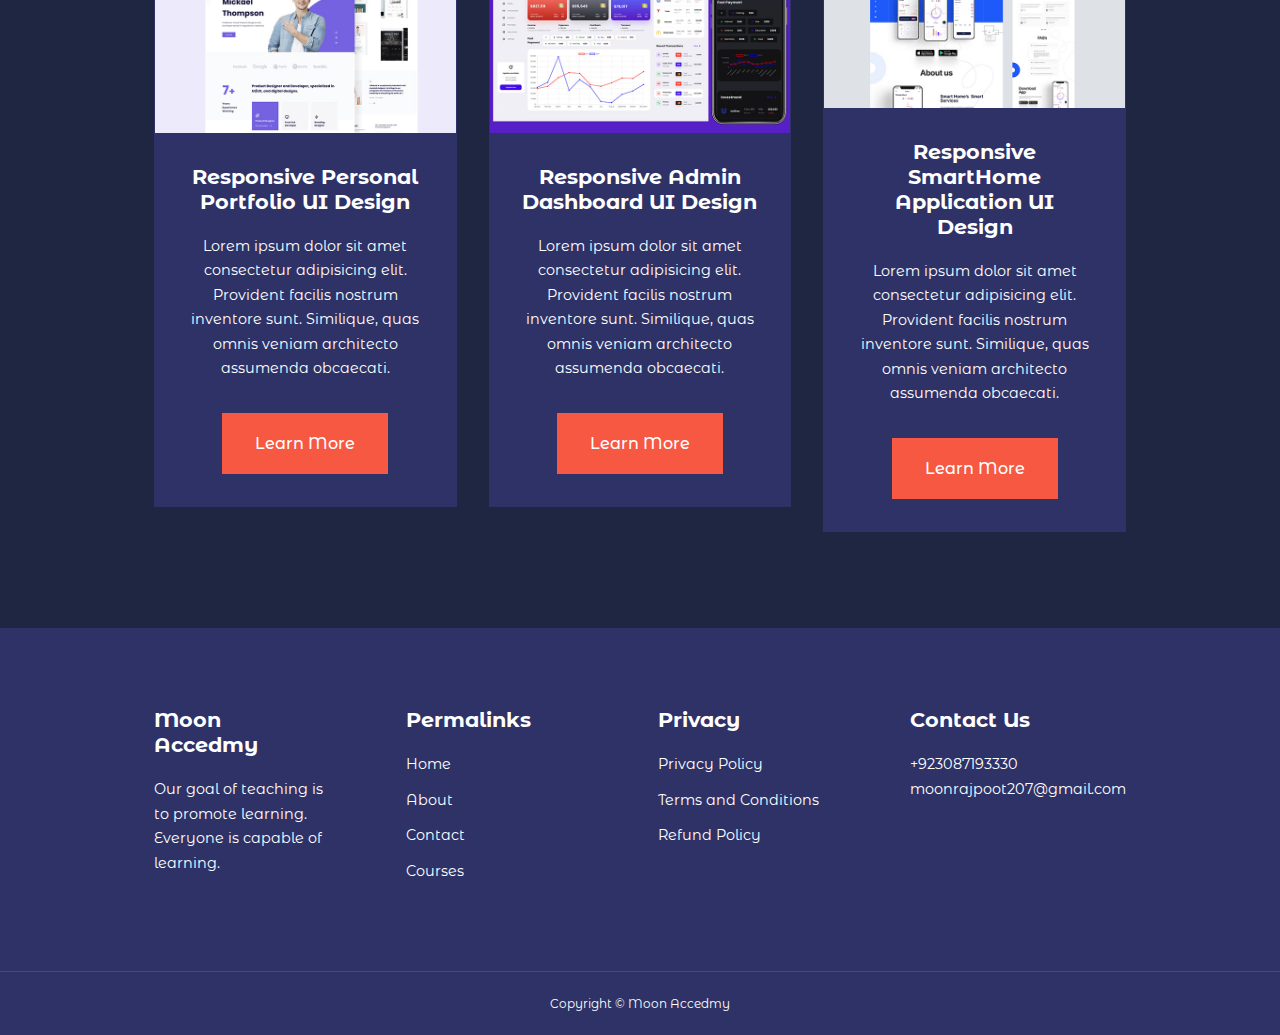
<file: courses.html>
<!DOCTYPE html>
<html lang="en">
  <head>
    <meta charset="UTF-8" />
    <meta http-equiv="X-UA-Compatible" content="IE=edge" />
    <meta name="viewport" content="width=device-width, initial-scale=1.0" />
    <title>Education Website</title>
    <link rel="icon" type="image/x-icon" href="./assets/images/logo_favicon.jpg">
    <link rel="stylesheet" href="./assets/css/index.css" />
    <link rel="stylesheet" href="./assets/css/courses.css" />
    <!-- Iconscout CDN Link -->
    <link
      rel="stylesheet"
      href="https://unicons.iconscout.com/release/v4.0.0/css/line.css"
    />

    <!-- Google fonts MONTSERRAT -->
    <link rel="preconnect" href="https://fonts.googleapis.com" />
    <link rel="preconnect" href="https://fonts.gstatic.com" crossorigin />
    <link
      href="https://fonts.googleapis.com/css2?family=Montserrat+Alternates:wght@300;400;500;600;700;800;900&display=swap"
      rel="stylesheet"
    />
  </head>

  <body>
    <!-- =============== NAVBAR START =============== -->
    <nav>
      <div class="container nav__container">
        <a href="./index.html">
          <h4>Moon Accedmy</h4>
        </a>
        <ul class="nav__menu">
          <li><a href="./index.html">Home</a></li>
          <li><a href="./about.html">About</a></li>
          <li><a href="./contact.html">Contact</a></li>
          <li><a href="./courses.html">Courses</a></li>
        </ul>
        <button id="open-menu-btn"><i class="uil uil-bars"></i></button>
        <button id="close-menu-btn"><i class="uil uil-multiply"></i></button>
      </div>
    </nav>
    <!-- =============== NAVBAR END =============== -->

    <!-- =============== COURSES START =============== -->
    <section class="courses">
      <h2>Our Courses</h2>
      <div class="container courses__container">
        <article class="course">
          <div class="course__image">
            <img src="./assets/images/course1.jpg" />
          </div>
          <div class="course__info">
            <h4>Responsive Social Media Website UI Design</h4>
            <p>
              Lorem ipsum dolor sit amet consectetur adipisicing elit. Provident
              facilis nostrum inventore sunt. Similique, quas omnis veniam
              architecto assumenda obcaecati.
            </p>
            <a href="./courses.html" class="btn btn-primary">Learn More</a>
          </div>
        </article>
        <article class="course">
          <div class="course__image">
            <img src="./assets/images/course2.jpg" />
          </div>
          <div class="course__info">
            <h4>Responsive Smartphone Website Design</h4>
            <p>
              Lorem ipsum dolor sit amet consectetur adipisicing elit. Provident
              facilis nostrum inventore sunt. Similique, quas omnis veniam
              architecto assumenda obcaecati.
            </p>
            <a href="./courses.html" class="btn btn-primary">Learn More</a>
          </div>
        </article>
        <article class="course">
          <div class="course__image">
            <img src="./assets/images/course3.jpg" />
          </div>
          <div class="course__info">
            <h4>Responsive Admin Dashboard UI Design</h4>
            <p>
              Lorem ipsum dolor sit amet consectetur adipisicing elit. Provident
              facilis nostrum inventore sunt. Similique, quas omnis veniam
              architecto assumenda obcaecati.
            </p>
            <a href="./courses.html" class="btn btn-primary">Learn More</a>
          </div>
        </article>
        <article class="course">
          <div class="course__image">
            <img src="./assets/images/course4.jpg" />
          </div>
          <div class="course__info">
            <h4>Responsive 3D Animate UI Design</h4>
            <p>
              Lorem ipsum dolor sit amet consectetur adipisicing elit. Provident
              facilis nostrum inventore sunt. Similique, quas omnis veniam
              architecto assumenda obcaecati.
            </p>
            <a href="./courses.html" class="btn btn-primary">Learn More</a>
          </div>
        </article>
        <article class="course">
          <div class="course__image">
            <img src="./assets/images/course5.jpg" />
          </div>
          <div class="course__info">
            <h4>Responsive Landscape UI Design</h4>
            <p>
              Lorem ipsum dolor sit amet consectetur adipisicing elit. Provident
              facilis nostrum inventore sunt. Similique, quas omnis veniam
              architecto assumenda obcaecati.
            </p>
            <a href="./courses.html" class="btn btn-primary">Learn More</a>
          </div>
        </article>
        <article class="course">
          <div class="course__image">
            <img src="./assets/images/course6.jpg" />
          </div>
          <div class="course__info">
            <h4>Responsive Social Media UI Design</h4>
            <p>
              Lorem ipsum dolor sit amet consectetur adipisicing elit. Provident
              facilis nostrum inventore sunt. Similique, quas omnis veniam
              architecto assumenda obcaecati.
            </p>
            <a href="./courses.html" class="btn btn-primary">Learn More</a>
          </div>
        </article>
        <article class="course">
          <div class="course__image">
            <img src="./assets/images/course7.jpg" />
          </div>
          <div class="course__info">
            <h4>Responsive Personal Portfolio UI Design</h4>
            <p>
              Lorem ipsum dolor sit amet consectetur adipisicing elit. Provident
              facilis nostrum inventore sunt. Similique, quas omnis veniam
              architecto assumenda obcaecati.
            </p>
            <a href="./courses.html" class="btn btn-primary">Learn More</a>
          </div>
        </article>
        <article class="course">
          <div class="course__image">
            <img src="./assets/images/course8.jpg" />
          </div>
          <div class="course__info">
            <h4>Responsive Food App UI Design</h4>
            <p>
              Lorem ipsum dolor sit amet consectetur adipisicing elit. Provident
              facilis nostrum inventore sunt. Similique, quas omnis veniam
              architecto assumenda obcaecati.
            </p>
            <a href="./courses.html" class="btn btn-primary">Learn More</a>
          </div>
        </article>
        <article class="course">
          <div class="course__image">
            <img src="./assets/images/course9.jpg" />
          </div>
          <div class="course__info">
            <h4>Responsive Netflix UI Design</h4>
            <p>
              Lorem ipsum dolor sit amet consectetur adipisicing elit. Provident
              facilis nostrum inventore sunt. Similique, quas omnis veniam
              architecto assumenda obcaecati.
            </p>
            <a href="./courses.html" class="btn btn-primary">Learn More</a>
          </div>
        </article>
        <article class="course">
          <div class="course__image">
            <img src="./assets/images/course10.jpg" />
          </div>
          <div class="course__info">
            <h4>Responsive Landscape UI Design</h4>
            <p>
              Lorem ipsum dolor sit amet consectetur adipisicing elit. Provident
              facilis nostrum inventore sunt. Similique, quas omnis veniam
              architecto assumenda obcaecati.
            </p>
            <a href="./courses.html" class="btn btn-primary">Learn More</a>
          </div>
        </article>
        <article class="course">
          <div class="course__image">
            <img src="./assets/images/course11.jpg" />
          </div>
          <div class="course__info">
            <h4>Responsive Animator UI Design</h4>
            <p>
              Lorem ipsum dolor sit amet consectetur adipisicing elit. Provident
              facilis nostrum inventore sunt. Similique, quas omnis veniam
              architecto assumenda obcaecati.
            </p>
            <a href="./courses.html" class="btn btn-primary">Learn More</a>
          </div>
        </article>
        <article class="course">
          <div class="course__image">
            <img src="./assets/images/course12.jpg" />
          </div>
          <div class="course__info">
            <h4>Responsive Google Search UI Design</h4>
            <p>
              Lorem ipsum dolor sit amet consectetur adipisicing elit. Provident
              facilis nostrum inventore sunt. Similique, quas omnis veniam
              architecto assumenda obcaecati.
            </p>
            <a href="./courses.html" class="btn btn-primary">Learn More</a>
          </div>
        </article>
        <article class="course">
          <div class="course__image">
            <img src="./assets/images/course13.jpg" />
          </div>
          <div class="course__info">
            <h4>Responsive Cosmetic UI Design</h4>
            <p>
              Lorem ipsum dolor sit amet consectetur adipisicing elit. Provident
              facilis nostrum inventore sunt. Similique, quas omnis veniam
              architecto assumenda obcaecati.
            </p>
            <a href="./courses.html" class="btn btn-primary">Learn More</a>
          </div>
        </article>
        <article class="course">
          <div class="course__image">
            <img src="./assets/images/course14.jpg" />
          </div>
          <div class="course__info">
            <h4>Responsive Contact Form UI Design</h4>
            <p>
              Lorem ipsum dolor sit amet consectetur adipisicing elit. Provident
              facilis nostrum inventore sunt. Similique, quas omnis veniam
              architecto assumenda obcaecati.
            </p>
            <a href="./courses.html" class="btn btn-primary">Learn More</a>
          </div>
        </article>
        <article class="course">
          <div class="course__image">
            <img src="./assets/images/course15.jpg" />
          </div>
          <div class="course__info">
            <h4>Responsive 3D Landscape UI Design</h4>
            <p>
              Lorem ipsum dolor sit amet consectetur adipisicing elit. Provident
              facilis nostrum inventore sunt. Similique, quas omnis veniam
              architecto assumenda obcaecati.
            </p>
            <a href="./courses.html" class="btn btn-primary">Learn More</a>
          </div>
        </article>
        <article class="course">
          <div class="course__image">
            <img src="./assets/images/course16.jpg" />
          </div>
          <div class="course__info">
            <h4>Responsive Personal Portfolio UI Design</h4>
            <p>
              Lorem ipsum dolor sit amet consectetur adipisicing elit. Provident
              facilis nostrum inventore sunt. Similique, quas omnis veniam
              architecto assumenda obcaecati.
            </p>
            <a href="./courses.html" class="btn btn-primary">Learn More</a>
          </div>
        </article>
        <article class="course">
          <div class="course__image">
            <img src="./assets/images/course17.jpg" />
          </div>
          <div class="course__info">
            <h4>Responsive Admin Dashboard UI Design</h4>
            <p>
              Lorem ipsum dolor sit amet consectetur adipisicing elit. Provident
              facilis nostrum inventore sunt. Similique, quas omnis veniam
              architecto assumenda obcaecati.
            </p>
            <a href="./courses.html" class="btn btn-primary">Learn More</a>
          </div>
        </article>
        <article class="course">
          <div class="course__image">
            <img src="./assets/images/course18.jpg" />
          </div>
          <div class="course__info">
            <h4>Responsive SmartHome Application UI Design</h4>
            <p>
              Lorem ipsum dolor sit amet consectetur adipisicing elit. Provident
              facilis nostrum inventore sunt. Similique, quas omnis veniam
              architecto assumenda obcaecati.
            </p>
            <a href="./courses.html" class="btn btn-primary">Learn More</a>
          </div>
        </article>
      </div>
    </section>
    <!-- =============== COURSES END =============== -->

    <!-- =============== FOOTER START =============== -->
    <footer>
      <div class="container footer__container">
        <div class="footer__1">
          <a href="./index.html" class="footer__logo">
            <h4>Moon Accedmy</h4>
          </a>
          <p>
            Our goal of teaching is to promote learning. Everyone is capable of learning.
          </p>
        </div>
        <div class="footer__2">
          <h4>Permalinks</h4>
          <ul class="privacy">
            <li><a href="./index.html">Home</a></li>
            <li><a href="./about.html">About</a></li>
            <li><a href="./contact.html">Contact</a></li>
            <li><a href="./courses.html">Courses</a></li>
          </ul>
        </div>
        <div class="footer__3">
          <h4>Privacy</h4>
          <ul class="privacy">
            <li><a href="#">Privacy Policy</a></li>
            <li><a href="#">Terms and Conditions</a></li>
            <li><a href="#">Refund Policy</a></li>
          </ul>
        </div>
        <div class="footer__4">
          <h4>Contact Us</h4>
          <div>
            <p>+923087193330</p>
            <p>moonrajpoot207@gmail.com</p>
          </div>
          <ul class="footer__socials">
            <li>
              <a href="https://facebook.com" target="_blank"><i class="uil uil-facebook-f"></i></a>
            </li>
            <li>
              <a href="https://instagram.com" target="_blank"><i class="uil uil-instagram-alt"></i></a>
            </li>
            <li>
              <a href="https://twitter.com" target="_blank"><i class="uil uil-twitter"></i></a>
            </li>
            <li>
              <a href="https://linkedin.com" target="_blank"><i class="uil uil-linkedin-alt"></i></a>
            </li>
          </ul>
        </div>
      </div>
      <div class="footer__copyright">
        <small>Copyright &copy; Moon Accedmy</small>
      </div>
    </footer>
    <!-- =============== FOOTER END =============== -->
    <script src="./assets/js/main.js"></script>
  </body>
</html>
</file>
<file: assets/css/index.css>
*{
    margin: 0;
    padding: 0;
    border: 0;
    outline: 0;
    text-decoration: none;
    list-style: none;
    box-sizing: border-box;
}
:root{
    --color-primary: #6c63ff;
    --color-success: #00bf8e;
    --color-warning: #f7c94b;
    --color-danger: #f75842;
    --color-danger-variant: rgba(247, 88, 66, 0.4);
    --color-white: #fff;
    --color-light: rgba(255, 255, 255, 0.7);
    --color-black: #000;
    --color-bg: #1f2641;
    --color-bg1: #2e3267;
    --color-bg2: #424890;

    --container-width-lg: 76%;
    --container-width-md: 90%;
    --container-width-sm: 94%;

    --transition: all 400ms ease;
}
body{
    font-family: 'Montserrat Alternates', sans-serif;
    line-height: 1.7;
    color: var(--color-white);
    background: var(--color-bg);
}
.container{
    width: var(--container-width-lg);
    margin: 0 auto;
}
section{
    padding: 6rem 0;
}
section h2{
    text-align: center;
    margin-bottom: 4rem;
}
h1, h2, h3, h4, h5, h6{
    line-height: 1.2;
}
h1{
    font-size: 2.4rem;
}
h2{
    font-size: 2rem;
}
h3{
    font-size: 1.6rem;
}
h4{
    font-size: 1.3rem;
}
a{
    color: var(--color-white);
}
img{
    width: 100%;
    display: block;
    object-fit: cover;
}
.btn{
    display: inline-block;
    background: var(--color-white);
    color: var(--color-black);
    padding: 1rem 2rem;
    border: 1px solid transparent;
    font-weight: 500;
    transition: var(--transition);
}
.btn:hover{
    background: transparent;
    color: var(--color-white);
    border-color: var(--color-white);
}
.btn-primary{
    background: var(--color-danger);
    color: var(--color-white);
}


/* =============== NAVBAR START =============== */

nav{
    background: transparent;
    width: 100vw;
    height: 5rem;
    position: fixed;
    top: 0;
    z-index: 11;
}
/* Change NAVBAR style on scroll using JS */
.window-scroll{
    background: var(--color-primary);
    box-shadow: 0 1rem 2rem rgba(0, 0, 0, 0.2);
}
.nav__container{
    height: 100%;
    display: flex;
    justify-content: space-between;
    align-items: center;
}
nav button{
    display: none;
}
.nav__menu{
    display: flex;
    align-items: center;
    gap: 4rem;
}
.nav__menu a{
    font-size: 0.9rem;
    transition: var(--transition);
}
.nav__menu a:hover{
    color: var(--color-bg2);
}
/* =============== NAVBAR END =============== */

/* =============== HEADER START =============== */
header{
    position: relative;
    top: 5rem;
    /* overflow: hidden;
    height: 70vh; */
    margin-bottom: 5rem;
}
.header__container{
    display: grid;
    grid-template-columns: 1fr 1fr;
    align-items: center;
    gap: 5rem;
    height: 100%;
}
.header__left p{
    margin: 1rem 0 2.4rem;
}
/* =============== HEADER END =============== */

/* =============== CATEGORIES START =============== */
.categories{
    background: var(--color-bg1);
    /* height: 32rem; */
    height: 38rem;
}
.categories h1{
    line-height: 1;
    margin-bottom: 3rem;
}
.categories__container{
    display: grid;
    grid-template-columns: 40% 60%;
    /* gap: 4rem; */
}
.categories__left{
    margin-right: 2rem;
}
.categories__left p{
    margin: 1rem 0;
}
.categories__right{
    display: grid;
    grid-template-columns: repeat(3, 1fr);
    align-items: center;
    gap: 1.2rem;
}
.category{
    background: var(--color-bg2);
    padding: 2rem;
    border-radius: 2rem;
    transition: var(--transition);
}
.category:hover{
    box-shadow: 0 3rem 2rem rgba(0, 0, 0, 0.3);
    z-index: 1;
}
.category__icon{
    background: var(--color-primary);
    padding: 0.7rem;
    border-radius: 0.9rem;
}
.category:nth-child(2) .category__icon{
    background: var(--color-danger);
}
.category:nth-child(3) .category__icon{
    background: var(--color-success);
}
.category:nth-child(4) .category__icon{
    background: var(--color-warning);
}
.category:nth-child(5) .category__icon{
    background: var(--color-success);
}
.category h5{
    margin: 2rem 0 1rem;
}
.category p{
    font-size: 0.85rem;
}
/* =============== CATEGORIES END =============== */

/* =============== COURSES START =============== */
.courses{
    margin-top: 8rem;
}
.courses__container{
    display: grid;
    grid-template-columns: repeat(3, 1fr);
    gap: 2rem;
    align-items: center;
}
.course{
    background: var(--color-bg1);
    text-align: center;
    border: 1px solid transparent;
    transition: var(--transition);
}
.course:hover{
    background: transparent;
    border: 1px solid var(--color-primary);
}
.course__info{
    padding: 2rem;
}
.course__info p{
    margin: 1.2rem 0 2rem;
    font-size: 0.9rem;
}
/* =============== COURSES END =============== */

/* =============== FAQs START =============== */
.faqs{
    background: var(--color-bg1);
    box-shadow: inset 0 0 3rem rgba(0, 0, 0, 0.5);
}
.faqs__container{
    display: grid;
    grid-template-columns: 1fr 1fr;
    gap: 1rem;
}
.faq{
    padding: 2rem;
    display: flex;
    align-items: center;
    gap: 1.4rem;
    height: fit-content;
    background: var(--color-primary);
    cursor: pointer;
}
.faq__icon{
    align-self: flex-start;
    font-size: 1.2rem;
}
.faq h4{
    font-size: 1rem;
    line-height: 2.2; 
}
.faq p{
    margin-top: 0.8rem;
    display: none;
}
.faq.open p{
    display: block;
}
/* =============== FAQs END =============== */

/* =============== TESTIMONIALS START =============== */
.testimonials__container{
    overflow-x: hidden;
    position: relative;
    margin-bottom: 5rem;
}
.testimonial{
    padding-top: 2rem;
}
.avatar{
    width: 6rem;
    height: 6rem;
    border-radius: 50%;
    overflow: hidden;
    margin: 0 auto 1rem;
    border: 1rem solid var(--color-bg1);
}
.testimonial__info{
    text-align: center;
}
.testimonial__body{
    background: var(--color-primary);
    padding: 2rem;
    margin-top: 3rem;
    position: relative;
}
.testimonial__body::before{
    content: "";
    display: block;
    background: linear-gradient(
        135deg,
        transparent,
        var(--color-primary),
        var(--color-primary)
    );
    width: 3rem;
    height: 3rem;
    position: absolute;
    left: 50%;
    top: -1.5rem;
    transform: rotate(45deg);
}
/* =============== TESTIMONIALS END =============== */

/* =============== FOOTER START =============== */
footer{
    background: var(--color-bg1);
    padding-top: 5rem;
    font-size: 0.9rem;
}
.footer__container{
    display: grid;
    grid-template-columns: repeat(4, 1fr);
    gap: 5rem;
}
.footer__container > div h4{
    margin-bottom: 1.2rem;
}
.footer__1 p{
    margin: 0rem 0 2rem;
}
footer ul li{
    margin-bottom: 0.7rem;
    cursor: pointer;
}
footer ul li:hover{
    text-decoration: underline;
}
.footer__socials{
    display: flex;
    gap: 1rem;
    font-size: 1.2rem;
    margin-top: 2rem;
}
.footer__copyright{
    text-align: center;
    margin-top: 4rem;
    padding: 1.2rem 0;
    border-top: 1px solid var(--color-bg2);
}
/* =============== FOOTER END =============== */


/* =============== MEDIA QUERIES START (TABLETS) =============== */
@media screen and (max-width:1024px){
    .container{
        width: var(--container-width-md);
    }
    h1{
        font-size: 2.2rem;
    }
    h2{
        font-size: 1.7rem;
    }
    h3{
        font-size: 1.4rem;
    }
    h4{
        font-size: 1.2rem;
    }

    /* =============== NAVBAR START =============== */
     nav button{
        display: inline-block;
        background: transparent;
        font-size: 1.8rem;
        color: var(--color-white);
        cursor: pointer;
     }
     nav button#close-menu-btn{
        display: none;
     }
     .nav__menu{
        position: fixed;
        top: 5rem;
        right: 5%;
        height: fit-content;
        width: 18rem;
        flex-direction: column;
        gap: 0;
        display: none;
     }
     .nav__menu li{
        width: 100%;
        height: 5.8rem;
        animation: animateNavItems 400ms linear forwards;
        transform-origin: top right;
        opacity: 0;
     }
     .nav__menu li:nth-child(2){
        animation-delay: 200ms;
     }
     .nav__menu li:nth-child(3){
        animation-delay: 400ms;
     }
     .nav__menu li:nth-child(4){
        animation-delay: 600ms;
     }

     @keyframes animateNavItems {
        0%{
            transform: rotateZ(-90deg) rotateX(90deg) scale(0.1);
        }
        100%{
            transform: rotateZ(0) rotateX(0) scale(1);
            opacity: 1;
        }
     }

     .nav__menu li a{
        background: var(--color-primary);
        box-shadow: -4rem 6rem 10rem rgba(0, 0, 0, 0.6);
        width: 100%;
        height: 100%;
        display: grid;
        place-items: center;
     }
     .nav__menu li a:hover{
        background: var(--color-bg2);
        color: var(--color-white);
     }
    /* =============== NAVBAR END =============== */

    /* =============== HEADER START =============== */
    header{
        height: 65vh;
        margin-bottom: 4rem;
    }
    .header__container{
        gap: 0;
        padding-bottom: 3rem;
    }
    /* =============== HEADER END =============== */

    /* =============== CATEGORIES START =============== */
    .categories{
        height: auto;
    }
    .categories__container{
        grid-template-columns: 1fr;
        gap: 3rem;
    }
    .categories__left{
        margin-right: 0;
    }
    /* =============== CATEGORIES END =============== */

    /* =============== POPULAR COURSES START =============== */
    .courses{
        margin-top: 0;
    }
    .courses__container{
        grid-template-columns: 1fr 1fr;
    }
    /* =============== POPULAR COURSES END =============== */
    
    /* =============== FAQS START =============== */
    .faqs__container{
        grid-template-columns: 1fr;
    }
    .faq{
        padding: 1.5rem;
    }
    /* =============== FAQS END =============== */

    /* =============== FOOTER STARTS =============== */
    .footer__container{
        grid-template-columns: 1fr 1fr;
    }
    /* =============== FOOTER END =============== */
}
/* =============== MEDIA QUERIES END (TABLETS) =============== */

/* =============== MEDIA QUERIES START (PHONES) =============== */
@media screen and (max-width: 600px) {
    .container{
        width: var(--container-width-sm);
    }

        /* =============== NAVBAR START =============== */
        .nav__menu{
            right: 3%;
        }
        /* =============== NAVBAR END =============== */


        /* =============== HEADER START =============== */
        header{
            height: 100vh;
        }
        .header__container{
            grid-template-columns: 1fr;
            text-align: center;
            margin-top: 0;
        }
        .header__left p{
            margin-bottom: 1.3rem;
        }
        /* =============== HEADER END =============== */


        /* =============== CATEGORIES START =============== */
        .categories__right{
            grid-template-columns: 1fr 1fr;
            gap: 0.7rem;
        }
        .category{
            padding: 1rem;
            border-radius: 1rem;
        }
        .category__icon{
            margin-top: 4px;
            display: inline-block;
        }
        /* =============== CATEGORIES END =============== */


        /* =============== POPULAR COURSES START =============== */
        .courses__container{
            grid-template-columns: 1fr;
        }
        /* =============== POPULAR COURSES END =============== */


        /* =============== TESTIMONIALS START =============== */
        .testimonial__body{
            padding: 1.2rem;
        }
        /* =============== TESTIMONIALS END =============== */


        /* =============== FOOTER START =============== */
        .footer__container{
            grid-template-columns: 1fr;
            text-align: center;
            gap: 2rem;
        }
        .footer__1 p{
            margin: 1rem auto;
        }
        .footer__socials{
            justify-content: center;
        }
        /* =============== FOOTER END =============== */
}
/* =============== MEDIA QUERIES END (PHONES) =============== */
</file>
<file: assets/css/about.css>
/* =============== ACHIEVEMENTS START =============== */
.about__achievements{
    margin-top: 3rem;
}
.about__achievements-container{
    display: grid;
    grid-template-columns: 40% 60%;
    gap: 5rem;
}
.about__achievements-right > p{
    margin: 1.6rem 0 2.5rem;
}
.achievements__cards{
    display: grid;
    grid-template-columns: repeat(3, 1fr);
    gap: 1.5rem;
}
.achievement__card{
    background: var(--color-bg1);
    padding: 1.6rem;
    border-radius: 1rem;
    text-align: center;
}
.achievement__card:hover{
    background: var(--color-bg2);
    box-shadow: 0 3rem 3rem rgba(0, 0, 0, 0.3);
}
.achievement__icon{
    background: var(--color-danger);
    padding: 0.6rem;
    border-radius: 1rem;
    display: inline-block;
    margin-bottom: 2rem;
    font-size: 2rem;
}
.achievement__card:nth-child(2) .achievement__icon{
    background: var(--color-success);
}
.achievement__card:nth-child(3) .achievement__icon{
    background: var(--color-primary);
}
.achievement__card p{
    margin-top: 1rem;
}
/* =============== ACHIEVEMENTS END =============== */


/* =============== TEAM STARTS =============== */
.team{
    background: var(--color-bg1);
    box-shadow: inset 0 0 3rem rgba(0, 0, 0, 0.5);
}
.team__container{
    display: grid;
    grid-template-columns: repeat(4, 1fr);
    gap: 2rem;
}
.team__member{
    background: var(--color-bg2);
    padding: 2rem;
    border: 1px solid transparent;
    transition: var(--transition);
    position: relative;
    overflow: hidden;
} 
.team__member:hover{
    background: transparent;
    border-color: var(--color-primary);
} 
.team__member-image img{
    filter: saturate(0);
}
.team__member-image:hover img{
    filter: saturate(1);
}
.team__member-info * {
    text-align: center;
    margin-top: 1.4rem;
}
.team__member-info p{
    color: var(--color-light);
}
.team__member-socials{
    position: absolute;
    top: 50%;
    transform: translateY(-50%);
    right: -100%;
    display: flex;
    flex-direction: column;
    background: var(--color-primary);
    border-radius: 1rem 0 0 1rem;
    box-shadow: -2rem 0 2rem rgba(0, 0, 0, 0.3);
    transition: var(--transition);
}
.team__member-socials a{
    padding: 1rem;
}
.team__member:hover .team__member-socials{
    right: 0;
}
/* =============== TEAM END =============== */


/* =============== MEDIA QUERIES START (TABLETS) =============== */

@media screen and (max-width: 1024px) {
    .about__achievements{
        margin-top: 2rem;
    }
    .about__achievements-container{
        grid-template-columns: 1fr;
        gap: 4rem;
    }
    .about__achievements-left{
        width: 80%;
        margin: 0 auto;
    }
    .about__achievements-right * {
        text-align: center;
    }
    .team__container{
        grid-template-columns: repeat(3, 1fr);
        gap: 1.5rem;
    }
    .team__member{
        padding: 1rem;
    }
}

/* =============== MEDIA QUERIES END (TABLETS) =============== */ 


/* =============== MEDIA QUERIES START (PHONES) =============== */ 

@media screen and (max-width: 600px) {
    .achievements__cards{
        grid-template-columns: 1fr 1fr;
        gap: 0.7rem;
    }
    .team__container{
        grid-template-columns: 1fr 1fr;
        gap: 0.7rem;
    }
    .team__member{
        padding: 0;
    }
    .team__member p{
        margin-bottom: 1.2rem;
    }
}

/* =============== MEDIA QUERIES END (PHONES) =============== */
</file>
<file: assets/css/contact.css>
.contact__container{
    background: var(--color-bg1);
    padding: 4rem;
    display: grid;
    grid-template-columns: 40% 60%;
    gap: 4rem;
    height: 30rem;
    margin: 7rem auto;
    border-radius: 1rem;
}
.contact__aside{
    background: var(--color-primary);
    padding: 3rem;
    border-radius: 1rem;
    position: relative;
    bottom: 10rem;
}
.contact__aside h2{
    text-align: center;
    margin-bottom: 1rem;
}
.contact__aside p{
    font-size: 0.9rem;
    margin-bottom: 2rem;
}
.aside__image{
    width: 12rem;
    margin-bottom: 2rem;
}
.contact__details li{
    display: flex;
    flex-wrap: wrap;
    gap: 1rem;
    align-items: center;
    margin-bottom: 1rem;
}
.contact__socials{
    display: flex;
    gap: 0.8rem;
    margin-top: 3rem;
}
.contact__socials a{
    background: var(--color-bg2);
    padding: 0.5rem;
    border-radius: 50%;
    font-size: 0.9rem;
    transition: var(--transition);
}
.contact__socials a:hover{
    background: transparent;
}
.contact__form{
    display: flex;
    flex-direction: column;
    gap: 1.2rem;
    margin-right: 4rem;
}
.form__name{
    display: flex;
    gap: 1.2rem;
}
.contact__form input[type="text"]{
    width: 50%;
}
input, textarea{
    width: 100%;
    padding: 1rem;
    background: var(--color-bg);
    color: var(--color-white);
}
.contact__form .btn{
    margin-top: 1rem;
    cursor: pointer;
}

/* =============== MEDIA QUERIES START (TABLETS) =============== */

@media screen and (max-width: 1024px) {
    .contact{
        padding-bottom: 0;
    }
    .contact__container{
        gap: 1.5rem;
        margin-top: 3rem;
        height: auto;
        padding: 1.5rem;
    }
    .contact__aside{
        width: auto;
        padding: 1.5rem;
        bottom: 0;
    }
    .contact__form{
        align-self: center;
        margin-right: 1.5rem;
    }
}

/* =============== MEDIA QUERIES END (TABLETS) =============== */

/* =============== MEDIA QUERIES START (PHONES) =============== */

@media screen and (max-width: 600px) {
    .contact__container{
        grid-template-columns: 1fr;
        gap: 3rem;
        margin-top: 0;
        padding: 0;
    }
    .contact__form{
        margin: 0 1.5rem 3rem;
    }
    .form__name{
        flex-direction: column;
    }
    .form__name input[type="text"]{
        width: 100%;
    }
}

/* =============== MEDIA QUERIES END (PHONES) =============== */
</file>
<file: assets/css/courses.css>
.courses{
    padding-top: 0rem;
}

/* =============== MEDIA QUERIES STARTS (TABLETS) =============== */

@media screen and (max-width: 1024px) {
    .courses{
        margin-top: 6rem;
    }
}

/* =============== MEDIA QUERIES END (TABLETS) =============== */
</file>
